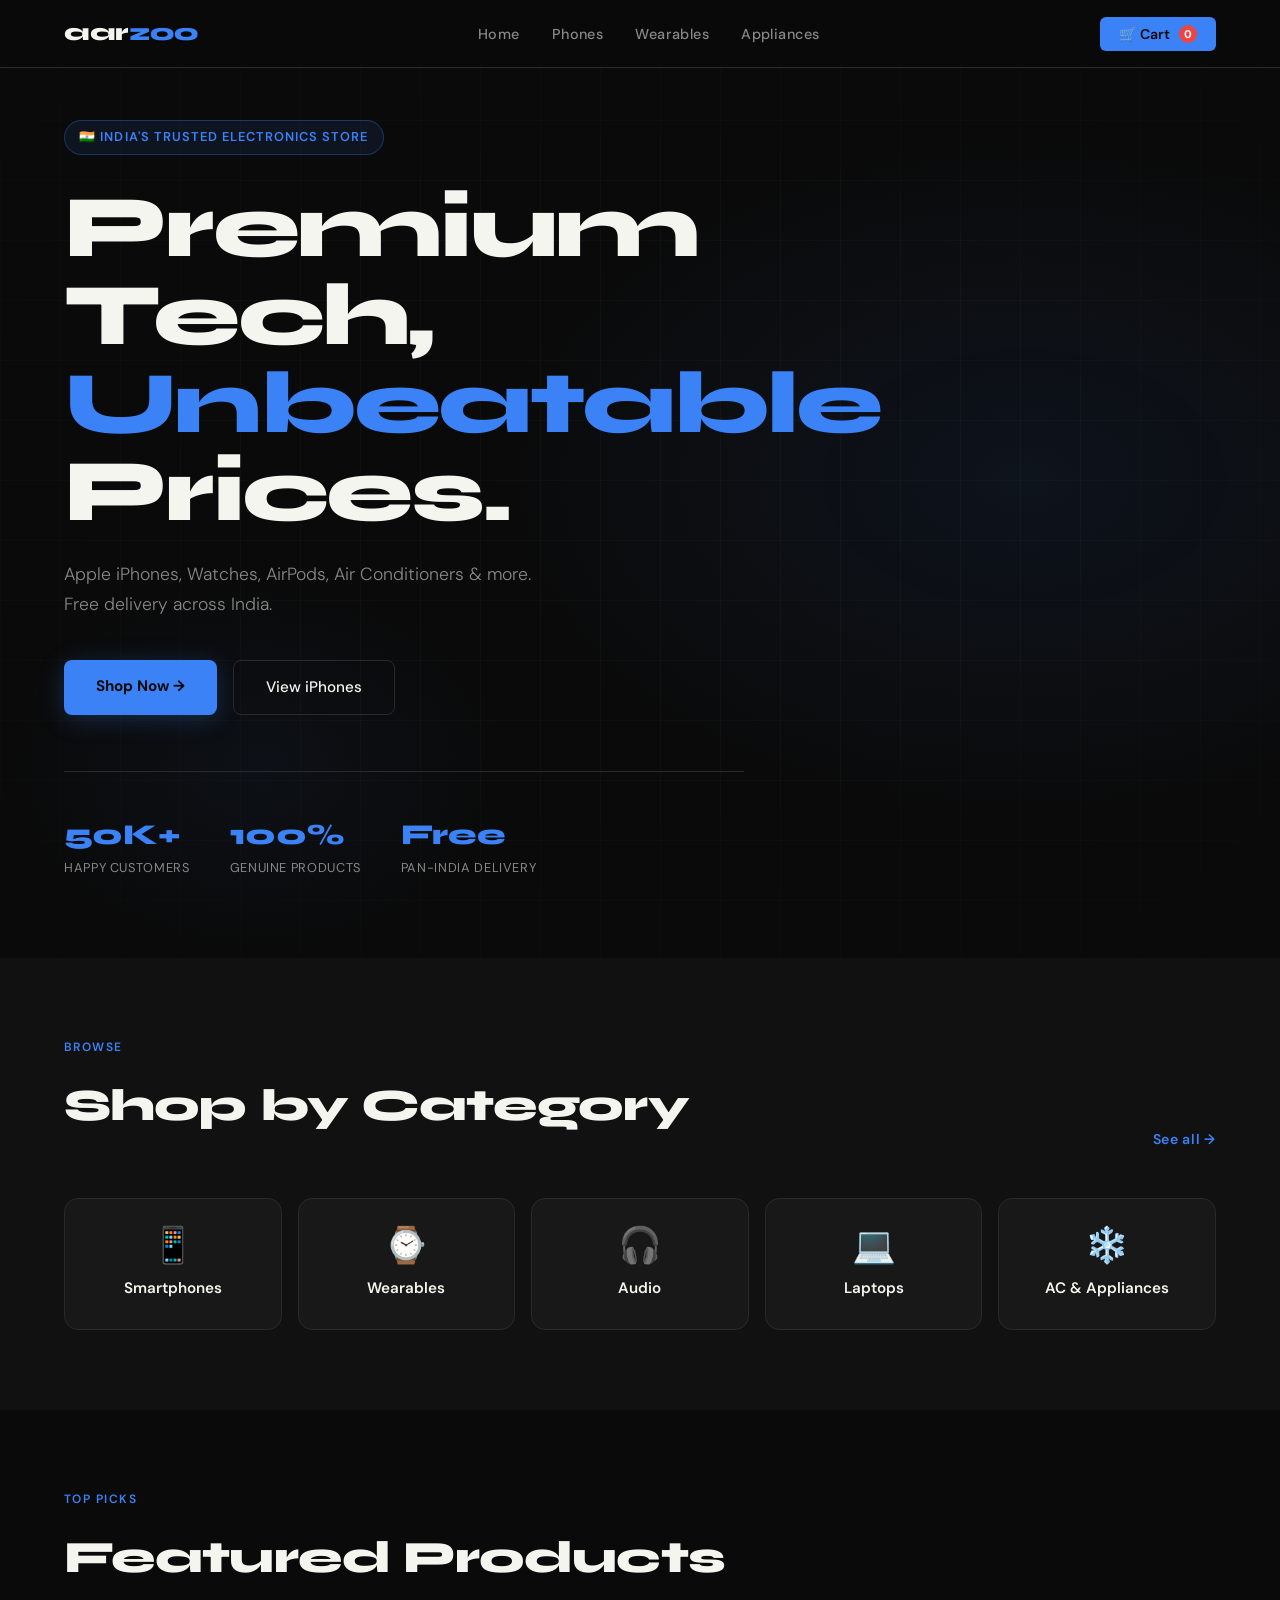
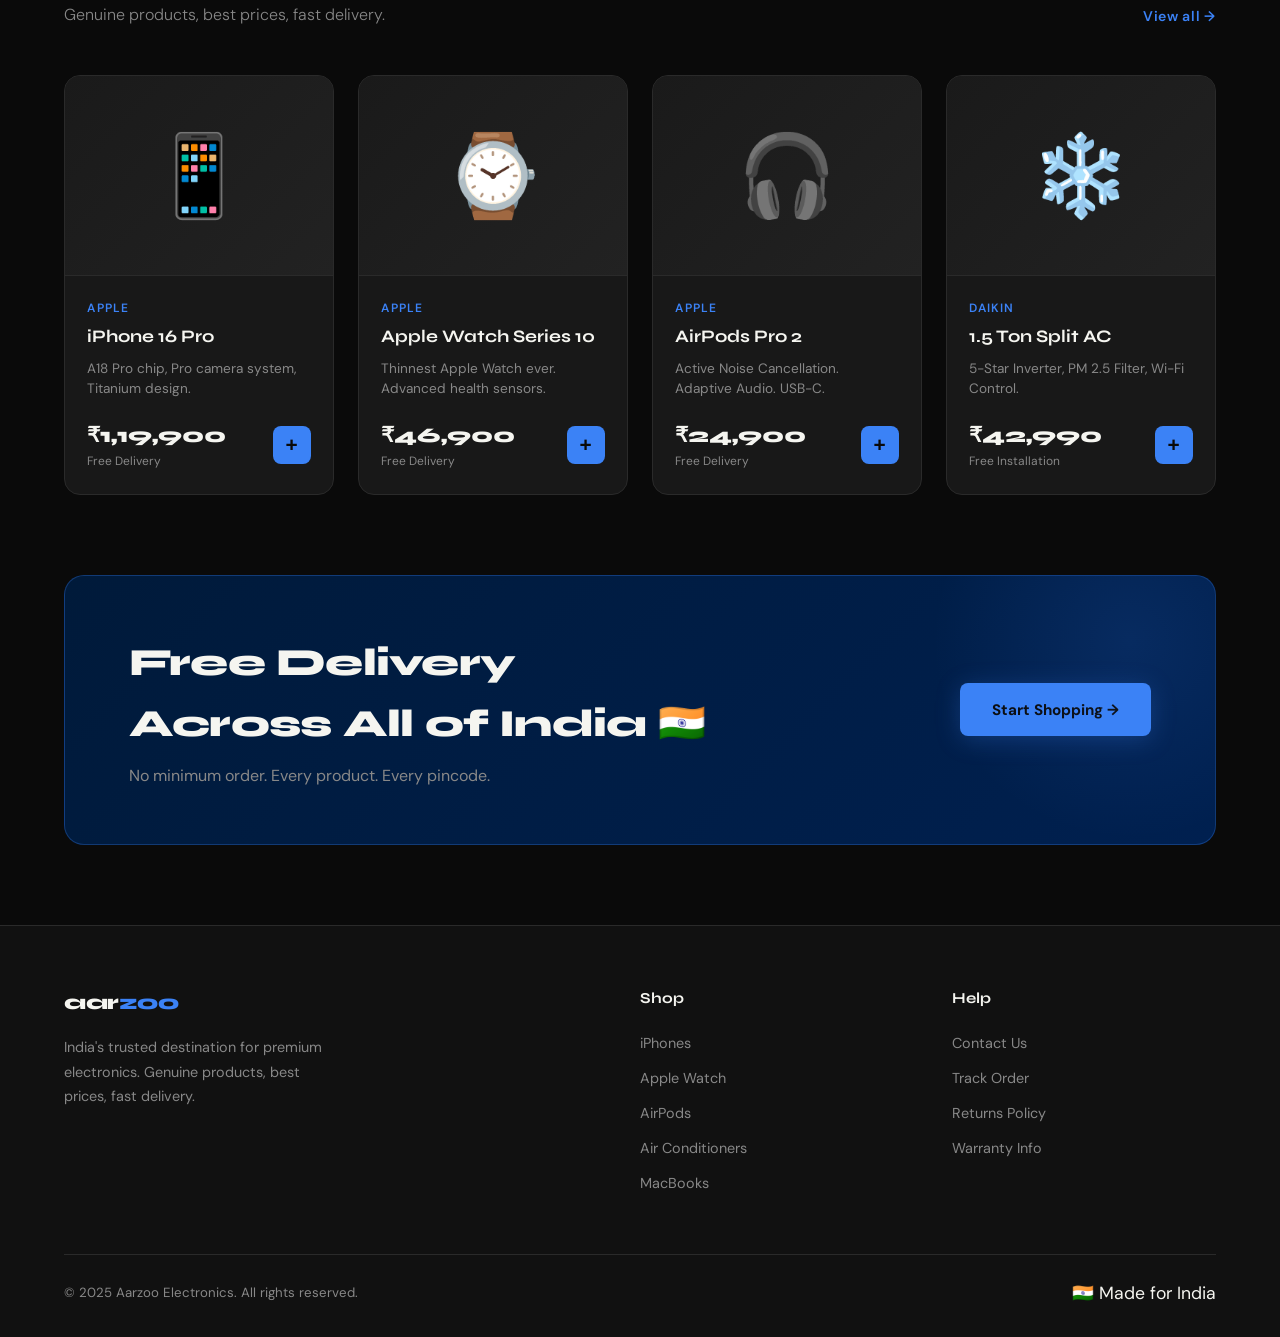
<file: index.html>
<!DOCTYPE html>
<html lang="en">
<head>
  <meta charset="UTF-8" />
  <meta name="viewport" content="width=device-width, initial-scale=1.0"/>
  <title>Aarzoo Electronics</title>
  <link href="https://fonts.googleapis.com/css2?family=Syne:wght@400;600;700;800&family=DM+Sans:ital,wght@0,300;0,400;0,500;1,300&display=swap" rel="stylesheet"/>

  <style>
    *, *::before, *::after { margin: 0; padding: 0; box-sizing: border-box; }

    :root {
      --black: #0a0a0a;
      --dark: #111111;
      --card: #181818;
      --border: #2a2a2a;
      --gold: #3b82f6;
      --gold-light: #60a5fa;
      --white: #f5f5f0;
      --muted: #888;
      --font-display: 'Syne', sans-serif;
      --font-body: 'DM Sans', sans-serif;
    }

    html { scroll-behavior: smooth; }

    body {
      background: var(--black);
      color: var(--white);
      font-family: var(--font-body);
      font-size: 16px;
      line-height: 1.6;
      overflow-x: hidden;
    }

    /* NAV */
    nav {
      position: fixed;
      top: 0; left: 0; right: 0;
      z-index: 100;
      background: rgba(10,10,10,0.85);
      backdrop-filter: blur(16px);
      border-bottom: 1px solid var(--border);
      padding: 0 5%;
      display: flex;
      align-items: center;
      justify-content: space-between;
      height: 68px;
    }

    .logo {
      font-family: var(--font-display);
      font-weight: 800;
      font-size: 1.5rem;
      letter-spacing: -0.02em;
      color: var(--white);
      text-decoration: none;
    }
    .logo span { color: var(--gold); }

    .nav-links {
      display: flex;
      gap: 2rem;
      list-style: none;
    }
    .nav-links a {
      color: var(--muted);
      text-decoration: none;
      font-size: 0.9rem;
      font-weight: 500;
      letter-spacing: 0.03em;
      transition: color 0.2s;
    }
    .nav-links a:hover { color: var(--white); }

    .nav-right {
      display: flex;
      align-items: center;
      gap: 1.2rem;
    }

    .cart-btn {
      background: var(--gold);
      color: var(--black);
      border: none;
      padding: 0.5rem 1.2rem;
      border-radius: 6px;
      font-family: var(--font-body);
      font-weight: 600;
      font-size: 0.88rem;
      cursor: pointer;
      text-decoration: none;
      transition: background 0.2s, transform 0.15s;
      display: flex;
      align-items: center;
      gap: 0.4rem;
      position: relative;
    }
    .cart-btn:hover { background: var(--gold-light); transform: translateY(-1px); }

    .cart-badge {
      background: #ef4444;
      color: #fff;
      font-size: 0.7rem;
      font-weight: 700;
      width: 18px; height: 18px;
      border-radius: 50%;
      display: flex !important;
      align-items: center;
      justify-content: center;
      margin-left: 2px;
    }

    /* HERO */
    .hero {
      min-height: 100vh;
      display: flex;
      align-items: center;
      padding: 120px 5% 80px;
      position: relative;
      overflow: hidden;
    }

    .hero-bg {
      position: absolute;
      inset: 0;
      background:
        radial-gradient(ellipse 70% 60% at 80% 50%, rgba(59,130,246,0.08) 0%, transparent 60%),
        radial-gradient(ellipse 40% 40% at 20% 80%, rgba(59,130,246,0.05) 0%, transparent 50%);
    }

    .hero-grid {
      position: absolute;
      inset: 0;
      background-image:
        linear-gradient(rgba(255,255,255,0.025) 1px, transparent 1px),
        linear-gradient(90deg, rgba(255,255,255,0.025) 1px, transparent 1px);
      background-size: 60px 60px;
      mask-image: radial-gradient(ellipse 80% 80% at 50% 50%, black 40%, transparent 100%);
    }

    .hero-content {
      position: relative;
      max-width: 680px;
    }

    .hero-badge {
      display: inline-flex;
      align-items: center;
      gap: 0.5rem;
      background: rgba(59,130,246,0.1);
      border: 1px solid rgba(59,130,246,0.3);
      color: var(--gold);
      font-size: 0.8rem;
      font-weight: 600;
      letter-spacing: 0.08em;
      text-transform: uppercase;
      padding: 0.4rem 0.9rem;
      border-radius: 100px;
      margin-bottom: 1.8rem;
    }

    .hero h1 {
      font-family: var(--font-display);
      font-size: clamp(3rem, 7vw, 5.5rem);
      font-weight: 800;
      line-height: 1.0;
      letter-spacing: -0.03em;
      margin-bottom: 1.5rem;
    }
    .hero h1 .accent { color: var(--gold); }

    .hero p {
      color: var(--muted);
      font-size: 1.1rem;
      font-weight: 300;
      max-width: 480px;
      margin-bottom: 2.5rem;
      line-height: 1.7;
    }

    .hero-btns {
      display: flex;
      gap: 1rem;
      flex-wrap: wrap;
    }

    .btn-primary {
      background: var(--gold);
      color: var(--black);
      padding: 0.9rem 2rem;
      border-radius: 8px;
      font-weight: 700;
      font-size: 0.95rem;
      text-decoration: none;
      transition: background 0.2s, transform 0.15s, box-shadow 0.2s;
      box-shadow: 0 4px 24px rgba(59,130,246,0.25);
    }
    .btn-primary:hover {
      background: var(--gold-light);
      transform: translateY(-2px);
      box-shadow: 0 8px 32px rgba(59,130,246,0.35);
    }

    .btn-secondary {
      background: transparent;
      color: var(--white);
      padding: 0.9rem 2rem;
      border-radius: 8px;
      font-weight: 500;
      font-size: 0.95rem;
      text-decoration: none;
      border: 1px solid var(--border);
      transition: border-color 0.2s, background 0.2s, transform 0.15s;
    }
    .btn-secondary:hover {
      border-color: var(--gold);
      background: rgba(59,130,246,0.05);
      transform: translateY(-2px);
    }

    .hero-stats {
      display: flex;
      gap: 2.5rem;
      margin-top: 3.5rem;
      padding-top: 2.5rem;
      border-top: 1px solid var(--border);
    }
    .stat-num {
      font-family: var(--font-display);
      font-size: 1.8rem;
      font-weight: 800;
      color: var(--gold);
    }
    .stat-label {
      font-size: 0.8rem;
      color: var(--muted);
      letter-spacing: 0.05em;
      text-transform: uppercase;
    }

    /* SECTIONS */
    section { padding: 80px 5%; }

    .section-tag {
      font-size: 0.75rem;
      font-weight: 600;
      letter-spacing: 0.12em;
      text-transform: uppercase;
      color: var(--gold);
      margin-bottom: 0.8rem;
    }

    .section-title {
      font-family: var(--font-display);
      font-size: clamp(1.8rem, 3.5vw, 2.8rem);
      font-weight: 800;
      letter-spacing: -0.02em;
      margin-bottom: 0.5rem;
    }

    .section-sub {
      color: var(--muted);
      font-size: 1rem;
      font-weight: 300;
    }

    .section-header {
      display: flex;
      align-items: flex-end;
      justify-content: space-between;
      margin-bottom: 3rem;
      flex-wrap: wrap;
      gap: 1rem;
    }

    .see-all {
      color: var(--gold);
      text-decoration: none;
      font-size: 0.88rem;
      font-weight: 600;
      letter-spacing: 0.05em;
      display: flex;
      align-items: center;
      gap: 0.3rem;
      transition: gap 0.2s;
    }
    .see-all:hover { gap: 0.6rem; }

    /* CATEGORIES */
    .categories { background: var(--dark); }

    .categories-grid {
      display: grid;
      grid-template-columns: repeat(auto-fit, minmax(160px, 1fr));
      gap: 1rem;
    }

    .cat-card {
      background: var(--card);
      border: 1px solid var(--border);
      border-radius: 14px;
      padding: 1.8rem 1.2rem;
      text-align: center;
      text-decoration: none;
      transition: border-color 0.2s, transform 0.2s, background 0.2s;
      display: flex;
      flex-direction: column;
      align-items: center;
      gap: 0.8rem;
    }
    .cat-card:hover {
      border-color: var(--gold);
      transform: translateY(-4px);
      background: #1e1e1e;
    }

    .cat-icon { font-size: 2.2rem; line-height: 1; }
    .cat-name { color: var(--white); font-weight: 600; font-size: 0.95rem; }

    /* PRODUCTS */
    .products-grid {
      display: grid;
      grid-template-columns: repeat(auto-fit, minmax(260px, 1fr));
      gap: 1.5rem;
    }

    .product-card {
      background: var(--card);
      border: 1px solid var(--border);
      border-radius: 16px;
      overflow: hidden;
      transition: transform 0.25s, border-color 0.25s, box-shadow 0.25s;
      cursor: pointer;
    }
    .product-card:hover {
      transform: translateY(-6px);
      border-color: rgba(59,130,246,0.4);
      box-shadow: 0 20px 60px rgba(0,0,0,0.5);
    }

    .product-img {
      width: 100%;
      height: 200px;
      display: flex;
      align-items: center;
      justify-content: center;
      font-size: 5rem;
      background: linear-gradient(135deg, #1a1a1a, #222);
      border-bottom: 1px solid var(--border);
    }

    .product-info { padding: 1.4rem; }

    .product-brand {
      font-size: 0.75rem;
      font-weight: 600;
      letter-spacing: 0.1em;
      text-transform: uppercase;
      color: var(--gold);
      margin-bottom: 0.3rem;
    }

    .product-name {
      font-family: var(--font-display);
      font-size: 1.1rem;
      font-weight: 700;
      margin-bottom: 0.5rem;
      color: var(--white);
    }

    .product-desc {
      color: var(--muted);
      font-size: 0.85rem;
      margin-bottom: 1.2rem;
      line-height: 1.5;
    }

    .product-bottom {
      display: flex;
      align-items: center;
      justify-content: space-between;
    }

    .product-price {
      font-family: var(--font-display);
      font-size: 1.3rem;
      font-weight: 800;
      color: var(--white);
    }
    .product-price span {
      font-size: 0.75rem;
      font-weight: 400;
      color: var(--muted);
      display: block;
      font-family: var(--font-body);
    }

    .add-btn {
      background: var(--gold);
      color: var(--black);
      border: none;
      width: 38px; height: 38px;
      border-radius: 8px;
      font-size: 1.3rem;
      cursor: pointer;
      transition: background 0.2s, transform 0.15s;
      display: flex;
      align-items: center;
      justify-content: center;
      font-weight: 700;
    }
    .add-btn:hover { background: var(--gold-light); transform: scale(1.08); }

    /* PROMO BANNER */
    .promo-banner {
      background: linear-gradient(135deg, #001a3a, #002050);
      border: 1px solid rgba(59,130,246,0.3);
      border-radius: 20px;
      padding: 3.5rem 4rem;
      display: flex;
      align-items: center;
      justify-content: space-between;
      gap: 2rem;
      flex-wrap: wrap;
      position: relative;
      overflow: hidden;
    }
    .promo-banner::before {
      content: '';
      position: absolute;
      top: -50%; right: -10%;
      width: 400px; height: 400px;
      background: radial-gradient(circle, rgba(59,130,246,0.12), transparent 70%);
      pointer-events: none;
    }
    .promo-text h2 {
      font-family: var(--font-display);
      font-size: clamp(1.6rem, 3vw, 2.4rem);
      font-weight: 800;
      letter-spacing: -0.02em;
      margin-bottom: 0.5rem;
    }
    .promo-text p { color: var(--muted); font-size: 1rem; }

    /* FOOTER */
    footer {
      background: var(--dark);
      border-top: 1px solid var(--border);
      padding: 60px 5% 30px;
    }

    .footer-grid {
      display: grid;
      grid-template-columns: 2fr 1fr 1fr;
      gap: 3rem;
      margin-bottom: 3rem;
    }

    .footer-brand .logo { font-size: 1.3rem; display: inline-block; margin-bottom: 1rem; }
    .footer-brand p { color: var(--muted); font-size: 0.9rem; line-height: 1.7; max-width: 280px; }

    .footer-col h4 {
      font-family: var(--font-display);
      font-weight: 700;
      font-size: 0.95rem;
      margin-bottom: 1.2rem;
      color: var(--white);
    }
    .footer-col ul { list-style: none; }
    .footer-col ul li { margin-bottom: 0.6rem; }
    .footer-col ul li a {
      color: var(--muted);
      text-decoration: none;
      font-size: 0.9rem;
      transition: color 0.2s;
    }
    .footer-col ul li a:hover { color: var(--gold); }

    .footer-bottom {
      border-top: 1px solid var(--border);
      padding-top: 1.5rem;
      display: flex;
      justify-content: space-between;
      align-items: center;
      flex-wrap: wrap;
      gap: 1rem;
    }
    .footer-bottom p { color: var(--muted); font-size: 0.83rem; }
    .footer-flag { font-size: 1.1rem; }

    /* CART OVERLAY */
    .cart-overlay {
      position: fixed; inset: 0;
      background: rgba(0,0,0,0.6);
      z-index: 200;
      opacity: 0; pointer-events: none;
      transition: opacity 0.3s;
    }
    .cart-overlay.open { opacity: 1; pointer-events: all; }

    /* CART SIDEBAR */
    .cart-sidebar {
      position: fixed;
      top: 0; right: 0;
      width: 420px; max-width: 100vw;
      height: 100vh;
      background: #141414;
      border-left: 1px solid var(--border);
      z-index: 300;
      display: flex; flex-direction: column;
      transform: translateX(100%);
      transition: transform 0.35s cubic-bezier(0.4,0,0.2,1);
    }
    .cart-sidebar.open { transform: translateX(0); }

    .cart-header {
      display: flex; align-items: center; justify-content: space-between;
      padding: 1.5rem 1.8rem;
      border-bottom: 1px solid var(--border);
    }
    .cart-title {
      font-family: var(--font-display);
      font-size: 1.3rem; font-weight: 800;
    }
    .cart-close {
      background: var(--card); border: 1px solid var(--border);
      color: var(--white); width: 34px; height: 34px;
      border-radius: 8px; cursor: pointer; font-size: 1rem;
      transition: background 0.2s;
    }
    .cart-close:hover { background: #2a2a2a; }

    .cart-items {
      flex: 1; overflow-y: auto; padding: 1.2rem 1.8rem;
    }
    .cart-items::-webkit-scrollbar { width: 4px; }
    .cart-items::-webkit-scrollbar-thumb { background: var(--border); border-radius: 4px; }

    .cart-empty {
      display: flex; flex-direction: column;
      align-items: center; justify-content: center;
      height: 100%; gap: 0.6rem; color: var(--muted);
      text-align: center; padding: 3rem 0;
    }
    .cart-empty p { font-size: 1rem; font-weight: 600; color: var(--white); }
    .cart-empty span { font-size: 0.85rem; }

    .cart-item {
      display: flex; align-items: center; gap: 1rem;
      background: var(--card); border: 1px solid var(--border);
      border-radius: 12px; padding: 1rem;
      margin-bottom: 0.8rem;
      animation: fadeUp 0.25s ease both;
    }
    .cart-item-icon {
      font-size: 2.2rem; width: 52px; height: 52px;
      background: #222; border-radius: 10px;
      display: flex; align-items: center; justify-content: center;
      flex-shrink: 0;
    }
    .cart-item-info { flex: 1; min-width: 0; }
    .cart-item-name {
      font-family: var(--font-display);
      font-size: 0.92rem; font-weight: 700;
      white-space: nowrap; overflow: hidden; text-overflow: ellipsis;
    }
    .cart-item-price {
      color: var(--gold); font-size: 0.85rem; font-weight: 600; margin-top: 2px;
    }
    .cart-item-controls {
      display: flex; align-items: center; gap: 0.5rem; margin-top: 0.5rem;
    }
    .qty-btn {
      background: #2a2a2a; border: 1px solid var(--border);
      color: var(--white); width: 26px; height: 26px;
      border-radius: 6px; cursor: pointer; font-size: 1rem;
      display: flex; align-items: center; justify-content: center;
      transition: background 0.15s;
    }
    .qty-btn:hover { background: var(--gold); color: var(--black); }
    .qty-num {
      font-size: 0.9rem; font-weight: 700; min-width: 20px; text-align: center;
    }
    .remove-btn {
      background: none; border: none; color: #ef4444;
      cursor: pointer; font-size: 1rem; padding: 4px;
      border-radius: 6px; transition: background 0.15s;
      margin-left: 0.3rem;
    }
    .remove-btn:hover { background: rgba(239,68,68,0.1); }

    .cart-footer {
      padding: 1.5rem 1.8rem;
      border-top: 1px solid var(--border);
    }
    .cart-total-row {
      display: flex; justify-content: space-between; align-items: center;
      margin-bottom: 1.2rem;
      font-size: 1rem; font-weight: 600;
    }
    .cart-total-price {
      font-family: var(--font-display);
      font-size: 1.5rem; font-weight: 800; color: var(--gold);
    }
    .checkout-btn {
      width: 100%; background: var(--gold); color: var(--black);
      border: none; padding: 1rem; border-radius: 10px;
      font-family: var(--font-body); font-weight: 700; font-size: 1rem;
      cursor: pointer; transition: background 0.2s, transform 0.15s;
    }
    .checkout-btn:hover { background: var(--gold-light); transform: translateY(-1px); }

    /* TOAST */
    .toast {
      position: fixed; bottom: 2rem; left: 50%;
      transform: translateX(-50%) translateY(80px);
      background: #1e1e1e; border: 1px solid var(--gold);
      color: var(--white); padding: 0.75rem 1.4rem;
      border-radius: 100px; font-size: 0.9rem; font-weight: 500;
      z-index: 500; opacity: 0;
      transition: transform 0.3s ease, opacity 0.3s ease;
      white-space: nowrap;
    }
    .toast.show { transform: translateX(-50%) translateY(0); opacity: 1; }

    /* RESPONSIVE */
    @media (max-width: 768px) {
      nav { padding: 0 4%; }
      .nav-links { display: none; }
      .hero { padding: 100px 4% 60px; }
      .hero-stats { gap: 1.5rem; flex-wrap: wrap; }
      section { padding: 60px 4%; }
      .footer-grid { grid-template-columns: 1fr; gap: 2rem; }
      .promo-banner { padding: 2.5rem 2rem; }
      .section-header { flex-direction: column; align-items: flex-start; }
    }

    /* ANIMATIONS */
    @keyframes fadeUp {
      from { opacity: 0; transform: translateY(28px); }
      to   { opacity: 1; transform: translateY(0); }
    }
    .hero-badge  { animation: fadeUp 0.5s ease both; }
    .hero h1     { animation: fadeUp 0.55s 0.1s ease both; }
    .hero p      { animation: fadeUp 0.55s 0.2s ease both; }
    .hero-btns   { animation: fadeUp 0.55s 0.3s ease both; }
    .hero-stats  { animation: fadeUp 0.55s 0.4s ease both; }
  </style>
</head>
<body>

  <!-- NAV -->
  <nav>
    <a href="#" class="logo">aar<span>zoo</span></a>
    <ul class="nav-links">
      <li><a href="#">Home</a></li>
      <li><a href="#">Phones</a></li>
      <li><a href="#">Wearables</a></li>
      <li><a href="#">Appliances</a></li>
    </ul>
    <div class="nav-right">
      <button class="cart-btn" onclick="toggleCart()">
        🛒 Cart
        <span class="cart-badge" id="cartBadge" style="display:none;">0</span>
      </button>
    </div>
  </nav>

  <!-- CART OVERLAY -->
  <div class="cart-overlay" id="cartOverlay" onclick="toggleCart()"></div>

  <!-- CART SIDEBAR -->
  <div class="cart-sidebar" id="cartSidebar">
    <div class="cart-header">
      <h2 class="cart-title">Your Cart</h2>
      <button class="cart-close" onclick="toggleCart()">✕</button>
    </div>
    <div class="cart-items" id="cartItems">
      <div class="cart-empty" id="cartEmpty">
        <div style="font-size:3rem;">🛒</div>
        <p>Your cart is empty</p>
        <span>Add some products to get started!</span>
      </div>
    </div>
    <div class="cart-footer" id="cartFooter" style="display:none;">
      <div class="cart-total-row">
        <span>Total</span>
        <span class="cart-total-price" id="cartTotal">₹0</span>
      </div>
      <button class="checkout-btn" onclick="window.location.href='checkout.html'">Proceed to checkout→</button>
    </div>
  </div>

  <!-- HERO -->
  <section class="hero">
    <div class="hero-bg"></div>
    <div class="hero-grid"></div>
    <div class="hero-content">
      <div class="hero-badge">🇮🇳 India's Trusted Electronics Store</div>
      <h1>Premium Tech,<br><span class="accent">Unbeatable</span><br>Prices.</h1>
      <p>Apple iPhones, Watches, AirPods, Air Conditioners & more. Free delivery across India.</p>
      <div class="hero-btns">
        <a href="#products" class="btn-primary">Shop Now →</a>
        <a href="#" class="btn-secondary">View iPhones</a>
      </div>
      <div class="hero-stats">
        <div>
          <div class="stat-num">50K+</div>
          <div class="stat-label">Happy Customers</div>
        </div>
        <div>
          <div class="stat-num">100%</div>
          <div class="stat-label">Genuine Products</div>
        </div>
        <div>
          <div class="stat-num">Free</div>
          <div class="stat-label">Pan-India Delivery</div>
        </div>
      </div>
    </div>
  </section>

  <!-- CATEGORIES -->
  <section class="categories">
    <div class="section-header">
      <div>
        <div class="section-tag">Browse</div>
        <h2 class="section-title">Shop by Category</h2>
      </div>
      <a href="#" class="see-all">See all →</a>
    </div>
    <div class="categories-grid">
      <a href="#" class="cat-card"><div class="cat-icon">📱</div><div class="cat-name">Smartphones</div></a>
      <a href="#" class="cat-card"><div class="cat-icon">⌚</div><div class="cat-name">Wearables</div></a>
      <a href="#" class="cat-card"><div class="cat-icon">🎧</div><div class="cat-name">Audio</div></a>
      <a href="#" class="cat-card"><div class="cat-icon">💻</div><div class="cat-name">Laptops</div></a>
      <a href="#" class="cat-card"><div class="cat-icon">❄️</div><div class="cat-name">AC & Appliances</div></a>
    </div>
  </section>

  <!-- PRODUCTS -->
  <section id="products">
    <div class="section-header">
      <div>
        <div class="section-tag">Top Picks</div>
        <h2 class="section-title">Featured Products</h2>
        <p class="section-sub">Genuine products, best prices, fast delivery.</p>
      </div>
      <a href="#" class="see-all">View all →</a>
    </div>
    <div class="products-grid">

      <div class="product-card">
        <div class="product-img">📱</div>
        <div class="product-info">
          <div class="product-brand">Apple</div>
          <div class="product-name">iPhone 16 Pro</div>
          <div class="product-desc">A18 Pro chip, Pro camera system, Titanium design.</div>
          <div class="product-bottom">
            <div class="product-price">₹1,19,900 <span>Free Delivery</span></div>
            <button class="add-btn" onclick="addToCart(this)"
              data-name="iPhone 16 Pro"
              data-price="119900"
              data-icon="📱">+</button>
          </div>
        </div>
      </div>

      <div class="product-card">
        <div class="product-img">⌚</div>
        <div class="product-info">
          <div class="product-brand">Apple</div>
          <div class="product-name">Apple Watch Series 10</div>
          <div class="product-desc">Thinnest Apple Watch ever. Advanced health sensors.</div>
          <div class="product-bottom">
            <div class="product-price">₹46,900 <span>Free Delivery</span></div>
            <button class="add-btn" onclick="addToCart(this)"
              data-name="Apple Watch Series 10"
              data-price="46900"
              data-icon="⌚">+</button>
          </div>
        </div>
      </div>

      <div class="product-card">
        <div class="product-img">🎧</div>
        <div class="product-info">
          <div class="product-brand">Apple</div>
          <div class="product-name">AirPods Pro 2</div>
          <div class="product-desc">Active Noise Cancellation. Adaptive Audio. USB-C.</div>
          <div class="product-bottom">
            <div class="product-price">₹24,900 <span>Free Delivery</span></div>
            <button class="add-btn" onclick="addToCart(this)"
              data-name="AirPods Pro 2"
              data-price="24900"
              data-icon="🎧">+</button>
          </div>
        </div>
      </div>

      <div class="product-card">
        <div class="product-img">❄️</div>
        <div class="product-info">
          <div class="product-brand">Daikin</div>
          <div class="product-name">1.5 Ton Split AC</div>
          <div class="product-desc">5-Star Inverter, PM 2.5 Filter, Wi-Fi Control.</div>
          <div class="product-bottom">
            <div class="product-price">₹42,990 <span>Free Installation</span></div>
            <button class="add-btn" onclick="addToCart(this)"
              data-name="1.5 Ton Split AC"
              data-price="42990"
              data-icon="❄️">+</button>
          </div>
        </div>
      </div>

    </div>
  </section>

  <!-- PROMO BANNER -->
  <section style="padding: 0 5% 80px;">
    <div class="promo-banner">
      <div class="promo-text">
        <h2>Free Delivery<br>Across All of India 🇮🇳</h2>
        <p>No minimum order. Every product. Every pincode.</p>
      </div>
      <a href="#" class="btn-primary">Start Shopping →</a>
    </div>
  </section>

  <!-- FOOTER -->
  <footer>
    <div class="footer-grid">
      <div class="footer-brand">
        <a href="#" class="logo">aar<span>zoo</span></a>
        <p>India's trusted destination for premium electronics. Genuine products, best prices, fast delivery.</p>
      </div>
      <div class="footer-col">
        <h4>Shop</h4>
        <ul>
          <li><a href="#">iPhones</a></li>
          <li><a href="#">Apple Watch</a></li>
          <li><a href="#">AirPods</a></li>
          <li><a href="#">Air Conditioners</a></li>
          <li><a href="#">MacBooks</a></li>
        </ul>
      </div>
      <div class="footer-col">
        <h4>Help</h4>
        <ul>
          <li><a href="#">Contact Us</a></li>
          <li><a href="#">Track Order</a></li>
          <li><a href="#">Returns Policy</a></li>
          <li><a href="#">Warranty Info</a></li>
        </ul>
      </div>
    </div>
    <div class="footer-bottom">
      <p>© 2025 Aarzoo Electronics. All rights reserved.</p>
      <span class="footer-flag">🇮🇳 Made for India</span>
    </div>
  </footer>

  <!-- TOAST -->
  <div class="toast" id="toast"></div>

  <script>
    let cart = [];

    function toggleCart() {
      const sidebar = document.getElementById('cartSidebar');
      const overlay = document.getElementById('cartOverlay');
      sidebar.classList.toggle('open');
      overlay.classList.toggle('open');
    }

    function addToCart(btn) {
      const name  = btn.dataset.name;
      const price = parseInt(btn.dataset.price);
      const icon  = btn.dataset.icon;

      const existing = cart.find(i => i.name === name);
      if (existing) {
        existing.qty++;
      } else {
        cart.push({ name, price, icon, qty: 1 });
      }

      updateCartUI();
      showToast('✅ ' + name + ' added to cart!');

      btn.textContent = '✓';
      btn.style.background = '#22c55e';
      setTimeout(() => { btn.textContent = '+'; btn.style.background = ''; }, 1000);
    }

    function changeQty(name, delta) {
      const item = cart.find(i => i.name === name);
      if (!item) return;
      item.qty += delta;
      if (item.qty <= 0) cart = cart.filter(i => i.name !== name);
      updateCartUI();
    }

    function removeItem(name) {
      cart = cart.filter(i => i.name !== name);
      updateCartUI();
    }

    function updateCartUI() {
      const badge    = document.getElementById('cartBadge');
      const itemsDiv = document.getElementById('cartItems');
      const emptyDiv = document.getElementById('cartEmpty');
      const footer   = document.getElementById('cartFooter');
      const totalEl  = document.getElementById('cartTotal');

      const totalQty = cart.reduce((s, i) => s + i.qty, 0);
      const totalAmt = cart.reduce((s, i) => s + i.price * i.qty, 0);

      if (totalQty > 0) {
        badge.style.display = 'flex';
        badge.textContent = totalQty;
      } else {
        badge.style.display = 'none';
      }

      if (cart.length === 0) {
        emptyDiv.style.display = 'flex';
        footer.style.display = 'none';
        document.querySelectorAll('.cart-item').forEach(el => el.remove());
        return;
      }

      emptyDiv.style.display = 'none';
      footer.style.display = 'block';
      totalEl.textContent = '₹' + totalAmt.toLocaleString('en-IN');

      document.querySelectorAll('.cart-item').forEach(el => el.remove());
      cart.forEach(item => {
        const div = document.createElement('div');
        div.className = 'cart-item';
        div.innerHTML = `
          <div class="cart-item-icon">${item.icon}</div>
          <div class="cart-item-info">
            <div class="cart-item-name">${item.name}</div>
            <div class="cart-item-price">₹${item.price.toLocaleString('en-IN')}</div>
            <div class="cart-item-controls">
              <button class="qty-btn" onclick="changeQty('${item.name}', -1)">−</button>
              <span class="qty-num">${item.qty}</span>
              <button class="qty-btn" onclick="changeQty('${item.name}', 1)">+</button>
              <button class="remove-btn" onclick="removeItem('${item.name}')">🗑</button>
            </div>
          </div>
        `;
        itemsDiv.appendChild(div);
      });
    }

    function showToast(msg) {
      const toast = document.getElementById('toast');
      toast.textContent = msg;
      toast.classList.add('show');
      setTimeout(() => toast.classList.remove('show'), 2500);
    }
  </script>

</body>
</html>
</file>
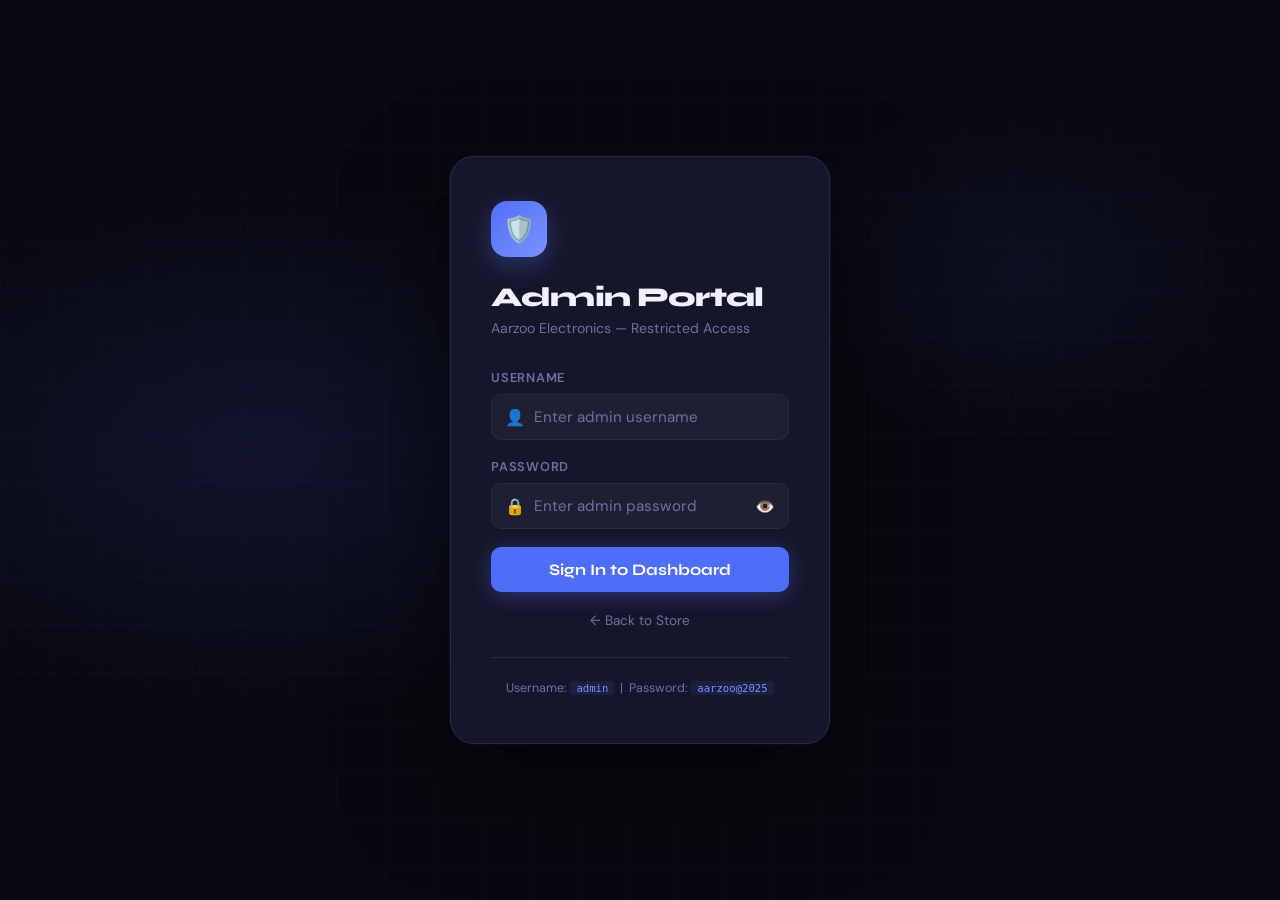
<file: admin-login.html>
<!DOCTYPE html>
<html lang="en">
<head>
  <meta charset="UTF-8" />
  <meta name="viewport" content="width=device-width, initial-scale=1.0"/>
  <title>Admin Login — Aarzoo Electronics</title>
  <link href="https://fonts.googleapis.com/css2?family=Syne:wght@400;600;700;800&family=DM+Sans:wght@300;400;500;600&display=swap" rel="stylesheet"/>
  <style>
    :root {
      --black: #080810;
      --dark: #0f0f1a;
      --card: #16162a;
      --border: #2a2a45;
      --blue: #4f6ef7;
      --blue-light: #7b93ff;
      --red: #ef4444;
      --white: #f0f0ff;
      --muted: #7070a0;
    }
    *, *::before, *::after { margin: 0; padding: 0; box-sizing: border-box; }
    html, body { height: 100%; }
    body {
      font-family: 'DM Sans', sans-serif;
      background: var(--black);
      color: var(--white);
      display: flex;
      align-items: center;
      justify-content: center;
      min-height: 100vh;
      overflow: hidden;
    }
    .bg {
      position: fixed; inset: 0; z-index: 0;
      background:
        radial-gradient(ellipse 60% 50% at 20% 50%, rgba(79,110,247,0.12) 0%, transparent 60%),
        radial-gradient(ellipse 40% 40% at 80% 30%, rgba(79,110,247,0.07) 0%, transparent 50%),
        var(--black);
    }
    .bg-grid {
      position: fixed; inset: 0; z-index: 0;
      background-image:
        linear-gradient(rgba(79,110,247,0.04) 1px, transparent 1px),
        linear-gradient(90deg, rgba(79,110,247,0.04) 1px, transparent 1px);
      background-size: 48px 48px;
    }
    .login-wrap {
      position: relative; z-index: 10;
      width: 100%; max-width: 420px;
      padding: 20px;
    }
    .login-card {
      background: var(--card);
      border: 1px solid var(--border);
      border-radius: 24px;
      padding: 44px 40px;
      box-shadow: 0 40px 100px rgba(0,0,0,0.6), 0 0 0 1px rgba(79,110,247,0.1);
      animation: fadeUp 0.5s ease both;
    }
    @keyframes fadeUp {
      from { opacity: 0; transform: translateY(24px); }
      to   { opacity: 1; transform: translateY(0); }
    }
    .login-icon {
      width: 56px; height: 56px;
      background: linear-gradient(135deg, var(--blue), var(--blue-light));
      border-radius: 16px;
      display: flex; align-items: center; justify-content: center;
      font-size: 26px;
      margin-bottom: 24px;
      box-shadow: 0 8px 24px rgba(79,110,247,0.35);
    }
    .login-title {
      font-family: 'Syne', sans-serif;
      font-size: 1.7rem; font-weight: 800;
      letter-spacing: -0.03em;
      margin-bottom: 6px;
    }
    .login-sub { color: var(--muted); font-size: 0.88rem; margin-bottom: 32px; }
    .form-group { margin-bottom: 18px; }
    .form-group label {
      display: block;
      font-size: 0.8rem; font-weight: 600;
      letter-spacing: 0.06em; text-transform: uppercase;
      color: var(--muted); margin-bottom: 8px;
    }
    .input-wrap { position: relative; }
    .input-wrap .icon {
      position: absolute; left: 14px; top: 50%; transform: translateY(-50%);
      font-size: 1rem; pointer-events: none;
    }
    .form-group input {
      width: 100%;
      background: rgba(255,255,255,0.04);
      border: 1px solid var(--border);
      border-radius: 10px;
      padding: 12px 14px 12px 42px;
      color: var(--white);
      font-family: 'DM Sans', sans-serif;
      font-size: 0.95rem;
      outline: none;
      transition: border-color 0.2s, background 0.2s;
    }
    .form-group input:focus {
      border-color: var(--blue);
      background: rgba(79,110,247,0.06);
    }
    .form-group input::placeholder { color: var(--muted); }
    .toggle-pw {
      position: absolute; right: 14px; top: 50%; transform: translateY(-50%);
      background: none; border: none; color: var(--muted);
      cursor: pointer; font-size: 1rem; padding: 0;
      transition: color 0.2s;
    }
    .toggle-pw:hover { color: var(--white); }
    .error-msg {
      background: rgba(239,68,68,0.1);
      border: 1px solid rgba(239,68,68,0.3);
      color: #fca5a5;
      border-radius: 8px;
      padding: 10px 14px;
      font-size: 0.85rem;
      margin-bottom: 18px;
      display: none;
      animation: fadeUp 0.2s ease both;
    }
    .error-msg.show { display: block; }
    .login-btn {
      width: 100%;
      background: var(--blue);
      color: white;
      border: none;
      border-radius: 10px;
      padding: 13px;
      font-family: 'Syne', sans-serif;
      font-weight: 700; font-size: 1rem;
      cursor: pointer;
      transition: background 0.2s, transform 0.15s, box-shadow 0.2s;
      box-shadow: 0 4px 20px rgba(79,110,247,0.35);
      margin-top: 4px;
      display: flex; align-items: center; justify-content: center; gap: 8px;
    }
    .login-btn:hover { background: var(--blue-light); transform: translateY(-1px); box-shadow: 0 8px 28px rgba(79,110,247,0.45); }
    .login-btn.loading { opacity: 0.7; pointer-events: none; }
    .back-link {
      display: block; text-align: center; margin-top: 20px;
      color: var(--muted); font-size: 0.85rem; text-decoration: none;
      transition: color 0.2s;
    }
    .back-link:hover { color: var(--white); }
    .credentials-hint {
      margin-top: 28px; padding-top: 20px;
      border-top: 1px solid var(--border);
      font-size: 0.78rem; color: var(--muted); text-align: center; line-height: 1.7;
    }
    .credentials-hint code {
      background: rgba(79,110,247,0.1);
      color: var(--blue-light);
      padding: 1px 6px; border-radius: 4px;
      font-family: monospace; font-size: 0.85em;
    }
  </style>
</head>
<body>
  <div class="bg"></div>
  <div class="bg-grid"></div>
  <div class="login-wrap">
    <div class="login-card">
      <div class="login-icon">🛡️</div>
      <div class="login-title">Admin Portal</div>
      <div class="login-sub">Aarzoo Electronics — Restricted Access</div>
      <div class="error-msg" id="errorMsg">⚠️ Invalid username or password. Try again.</div>
      <div class="form-group">
        <label>Username</label>
        <div class="input-wrap">
          <span class="icon">👤</span>
          <input type="text" id="username" placeholder="Enter admin username" autocomplete="username" />
        </div>
      </div>
      <div class="form-group">
        <label>Password</label>
        <div class="input-wrap">
          <span class="icon">🔒</span>
          <input type="password" id="password" placeholder="Enter admin password" autocomplete="current-password" />
          <button class="toggle-pw" onclick="togglePw()" type="button" id="toggleBtn">👁️</button>
        </div>
      </div>
      <button class="login-btn" onclick="doLogin()" id="loginBtn">
        <span id="btnText">Sign In to Dashboard</span>
      </button>
      <a href="index.html" class="back-link">← Back to Store</a>
      <div class="credentials-hint">
        Username: <code>admin</code> &nbsp;|&nbsp; Password: <code>aarzoo@2025</code>
      </div>
    </div>
  </div>
  <script>
    const ADMIN_USER = 'admin';
    const ADMIN_PASS = 'aarzoo@2025';
    const SESSION_KEY = 'aarzoo-admin-auth';

    if (sessionStorage.getItem(SESSION_KEY) === 'true') {
      window.location.href = 'admin.html';
    }

    function togglePw() {
      const inp = document.getElementById('password');
      const btn = document.getElementById('toggleBtn');
      if (inp.type === 'password') { inp.type = 'text'; btn.textContent = '🙈'; }
      else { inp.type = 'password'; btn.textContent = '👁️'; }
    }

    function doLogin() {
      const u = document.getElementById('username').value.trim();
      const p = document.getElementById('password').value;
      const btn = document.getElementById('loginBtn');
      const err = document.getElementById('errorMsg');
      err.classList.remove('show');
      btn.classList.add('loading');
      document.getElementById('btnText').textContent = 'Signing in…';
      setTimeout(() => {
        if (u === ADMIN_USER && p === ADMIN_PASS) {
          sessionStorage.setItem(SESSION_KEY, 'true');
          sessionStorage.setItem('aarzoo-admin-user', u);
          window.location.href = 'admin.html';
        } else {
          btn.classList.remove('loading');
          document.getElementById('btnText').textContent = 'Sign In to Dashboard';
          err.classList.add('show');
          document.getElementById('password').value = '';
        }
      }, 800);
    }

    document.addEventListener('keydown', e => { if (e.key === 'Enter') doLogin(); });
  </script>
</body>
</html>
</file>
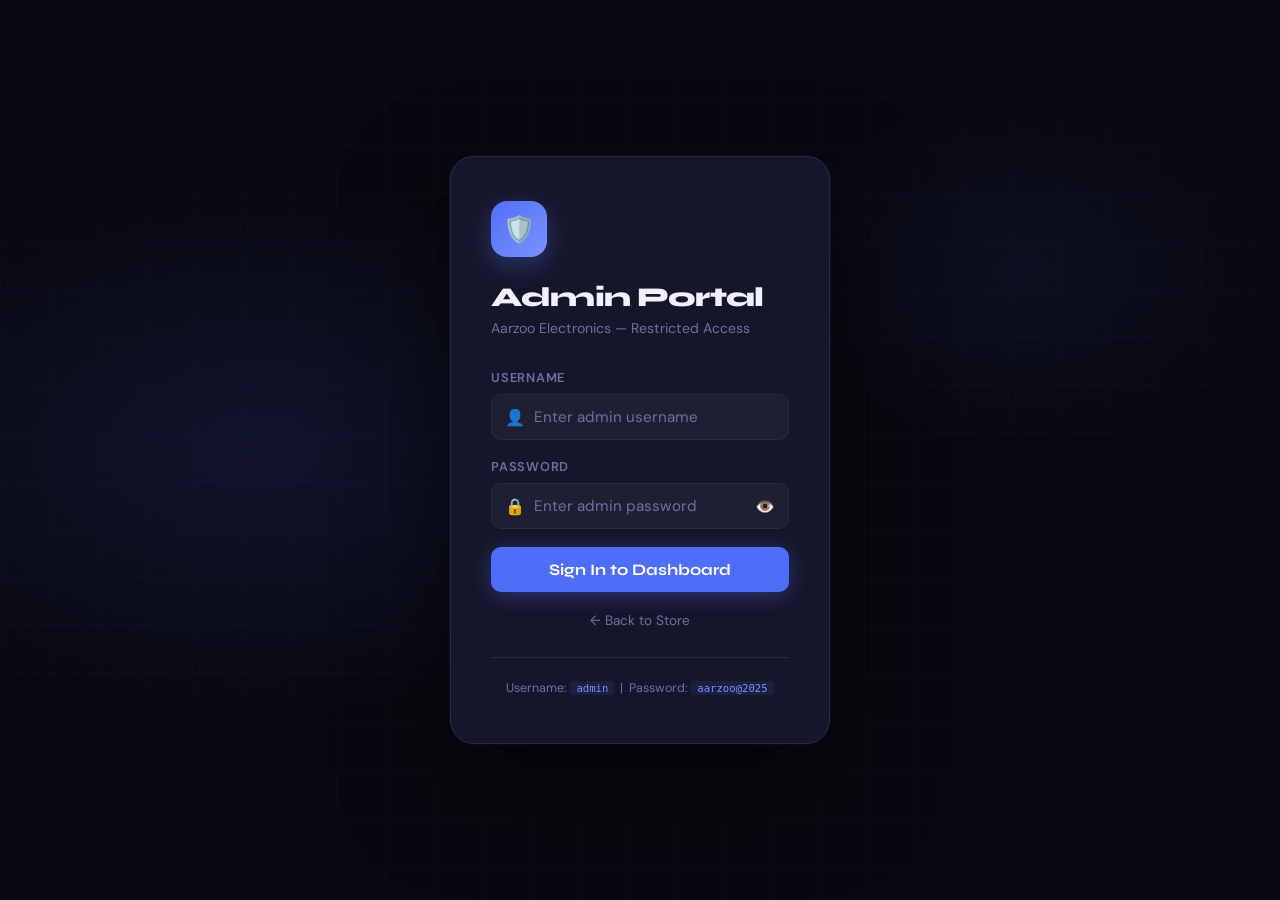
<file: admin.html>
<!DOCTYPE html>
<html lang="en">
<head>
  <meta charset="UTF-8" />
  <meta name="viewport" content="width=device-width, initial-scale=1.0"/>
  <title>Admin Dashboard — Aarzoo Electronics</title>
  <link href="https://fonts.googleapis.com/css2?family=Syne:wght@400;600;700;800&family=DM+Sans:wght@300;400;500;600&display=swap" rel="stylesheet"/>
  <style>
    :root {
      --black: #080810;
      --dark: #0f0f1a;
      --card: #13131f;
      --card2: #16162a;
      --border: #22223a;
      --blue: #4f6ef7;
      --blue-light: #7b93ff;
      --green: #22c55e;
      --red: #ef4444;
      --orange: #f97316;
      --yellow: #eab308;
      --white: #f0f0ff;
      --muted: #6060a0;
      --sidebar-w: 240px;
    }
    *, *::before, *::after { margin: 0; padding: 0; box-sizing: border-box; }
    html { scroll-behavior: smooth; }
    body {
      font-family: 'DM Sans', sans-serif;
      background: var(--black);
      color: var(--white);
      min-height: 100vh;
      display: flex;
    }

    /* SIDEBAR */
    .sidebar {
      width: var(--sidebar-w);
      background: var(--dark);
      border-right: 1px solid var(--border);
      display: flex; flex-direction: column;
      position: fixed; top: 0; left: 0; bottom: 0;
      z-index: 50; transition: transform 0.3s;
    }
    .sidebar-logo { padding: 24px 20px 20px; border-bottom: 1px solid var(--border); }
    .sidebar-logo .logo {
      font-family: 'Syne', sans-serif;
      font-size: 1.4rem; font-weight: 800;
      letter-spacing: -0.03em; color: var(--white); text-decoration: none;
    }
    .sidebar-logo .logo span { color: var(--blue); }
    .sidebar-logo .badge {
      display: inline-block;
      background: rgba(79,110,247,0.15); color: var(--blue-light);
      font-size: 0.65rem; font-weight: 700;
      letter-spacing: 0.1em; text-transform: uppercase;
      padding: 2px 8px; border-radius: 999px; margin-top: 4px;
    }
    .nav-section { padding: 16px 12px 8px; }
    .nav-label {
      font-size: 0.65rem; font-weight: 700;
      letter-spacing: 0.12em; text-transform: uppercase;
      color: var(--muted); padding: 0 8px; margin-bottom: 6px;
    }
    .nav-item {
      display: flex; align-items: center; gap: 10px;
      padding: 10px 12px; border-radius: 10px;
      cursor: pointer; color: var(--muted);
      font-size: 0.9rem; font-weight: 500;
      transition: all 0.15s; margin-bottom: 2px;
      border: none; background: none; width: 100%; text-align: left;
      font-family: 'DM Sans', sans-serif;
    }
    .nav-item:hover { background: rgba(255,255,255,0.04); color: var(--white); }
    .nav-item.active { background: rgba(79,110,247,0.15); color: var(--blue-light); }
    .nav-item .icon { font-size: 1.1rem; width: 22px; text-align: center; }
    .nav-item .count {
      margin-left: auto; background: var(--blue);
      color: white; font-size: 0.7rem; font-weight: 700;
      padding: 1px 7px; border-radius: 999px;
    }
    .sidebar-footer { margin-top: auto; padding: 16px 12px; border-top: 1px solid var(--border); }
    .admin-info {
      display: flex; align-items: center; gap: 10px;
      padding: 10px 12px; border-radius: 10px;
      background: rgba(255,255,255,0.03); margin-bottom: 8px;
    }
    .admin-avatar {
      width: 34px; height: 34px; border-radius: 10px;
      background: linear-gradient(135deg, var(--blue), var(--blue-light));
      display: flex; align-items: center; justify-content: center;
      font-size: 1rem; flex-shrink: 0;
    }
    .admin-name { font-size: 0.85rem; font-weight: 600; }
    .admin-role { font-size: 0.72rem; color: var(--muted); }
    .logout-btn {
      width: 100%; background: rgba(239,68,68,0.1); border: 1px solid rgba(239,68,68,0.2);
      color: #fca5a5; border-radius: 8px; padding: 8px;
      font-family: 'DM Sans', sans-serif; font-size: 0.85rem; font-weight: 600;
      cursor: pointer; transition: all 0.2s;
    }
    .logout-btn:hover { background: rgba(239,68,68,0.2); }

    /* MAIN */
    .main { margin-left: var(--sidebar-w); flex: 1; display: flex; flex-direction: column; min-height: 100vh; }

    /* TOPBAR */
    .topbar {
      background: var(--dark); border-bottom: 1px solid var(--border);
      padding: 0 32px; height: 64px;
      display: flex; align-items: center; justify-content: space-between;
      position: sticky; top: 0; z-index: 40;
    }
    .topbar-title { font-family: 'Syne', sans-serif; font-size: 1.1rem; font-weight: 700; letter-spacing: -0.02em; }
    .topbar-right { display: flex; align-items: center; gap: 12px; }
    .topbar-btn {
      background: rgba(255,255,255,0.05); border: 1px solid var(--border);
      color: var(--muted); border-radius: 8px; padding: 7px 14px;
      font-family: 'DM Sans', sans-serif; font-size: 0.83rem; font-weight: 500;
      cursor: pointer; transition: all 0.2s; display: flex; align-items: center; gap: 6px;
    }
    .topbar-btn:hover { color: var(--white); background: rgba(255,255,255,0.08); }
    .live-dot {
      width: 8px; height: 8px; border-radius: 50%; background: var(--green);
      box-shadow: 0 0 0 2px rgba(34,197,94,0.3);
      animation: pulse 2s ease-in-out infinite;
    }
    @keyframes pulse {
      0%,100% { box-shadow: 0 0 0 2px rgba(34,197,94,0.3); }
      50% { box-shadow: 0 0 0 5px rgba(34,197,94,0.1); }
    }

    /* PAGES */
    .page { display: none; padding: 32px; }
    .page.active { display: block; }

    /* STATS */
    .stats-grid { display: grid; grid-template-columns: repeat(4,1fr); gap: 16px; margin-bottom: 28px; }
    .stat-card {
      background: var(--card); border: 1px solid var(--border);
      border-radius: 16px; padding: 22px;
      transition: border-color 0.2s, transform 0.2s;
    }
    .stat-card:hover { border-color: rgba(79,110,247,0.3); transform: translateY(-2px); }
    .stat-top { display: flex; align-items: center; justify-content: space-between; margin-bottom: 14px; }
    .stat-icon { width: 40px; height: 40px; border-radius: 10px; display: flex; align-items: center; justify-content: center; font-size: 1.2rem; }
    .stat-icon.blue { background: rgba(79,110,247,0.15); }
    .stat-icon.green { background: rgba(34,197,94,0.15); }
    .stat-icon.orange { background: rgba(249,115,22,0.15); }
    .stat-icon.yellow { background: rgba(234,179,8,0.15); }
    .stat-icon.red { background: rgba(239,68,68,0.15); }
    .stat-badge { font-size: 0.72rem; font-weight: 700; padding: 3px 8px; border-radius: 999px; display: flex; align-items: center; gap: 3px; }
    .stat-badge.up { background: rgba(34,197,94,0.1); color: var(--green); }
    .stat-badge.dn { background: rgba(239,68,68,0.1); color: var(--red); }
    .stat-val { font-family: 'Syne', sans-serif; font-size: 1.9rem; font-weight: 800; letter-spacing: -0.03em; margin-bottom: 4px; }
    .stat-label { font-size: 0.82rem; color: var(--muted); }

    /* SECTION HEADERS */
    .section-header { display: flex; align-items: center; justify-content: space-between; margin-bottom: 18px; }
    .section-title { font-family: 'Syne', sans-serif; font-size: 1.05rem; font-weight: 700; letter-spacing: -0.02em; }
    .section-action {
      background: rgba(79,110,247,0.12); border: 1px solid rgba(79,110,247,0.25);
      color: var(--blue-light); border-radius: 8px; padding: 6px 14px;
      font-family: 'DM Sans', sans-serif; font-size: 0.82rem; font-weight: 600;
      cursor: pointer; transition: all 0.2s;
    }
    .section-action:hover { background: rgba(79,110,247,0.2); }

    /* TABLE */
    .table-wrap { background: var(--card); border: 1px solid var(--border); border-radius: 16px; overflow: hidden; }
    table { width: 100%; border-collapse: collapse; }
    thead tr { border-bottom: 1px solid var(--border); }
    thead th { padding: 14px 18px; text-align: left; font-size: 0.72rem; font-weight: 700; letter-spacing: 0.1em; text-transform: uppercase; color: var(--muted); }
    tbody tr { border-bottom: 1px solid rgba(255,255,255,0.03); transition: background 0.15s; }
    tbody tr:last-child { border-bottom: none; }
    tbody tr:hover { background: rgba(255,255,255,0.025); }
    tbody td { padding: 14px 18px; font-size: 0.88rem; }
    .td-muted { color: var(--muted); font-size: 0.82rem; }

    /* STATUS BADGES */
    .status { display: inline-flex; align-items: center; gap: 5px; padding: 3px 10px; border-radius: 999px; font-size: 0.75rem; font-weight: 700; }
    .status::before { content: ''; width: 5px; height: 5px; border-radius: 50%; }
    .status-confirmed { background: rgba(34,197,94,0.1); color: #86efac; }
    .status-confirmed::before { background: var(--green); }
    .status-processing { background: rgba(79,110,247,0.1); color: #a5b4fc; }
    .status-processing::before { background: var(--blue); }
    .status-shipped { background: rgba(249,115,22,0.1); color: #fdba74; }
    .status-shipped::before { background: var(--orange); }
    .status-delivered { background: rgba(34,197,94,0.15); color: #4ade80; }
    .status-delivered::before { background: #4ade80; }
    .status-cancelled { background: rgba(239,68,68,0.1); color: #fca5a5; }
    .status-cancelled::before { background: var(--red); }
    .status-instock { background: rgba(34,197,94,0.1); color: #86efac; }
    .status-instock::before { background: var(--green); }
    .status-lowstock { background: rgba(234,179,8,0.1); color: #fde047; }
    .status-lowstock::before { background: var(--yellow); }
    .status-outofstock { background: rgba(239,68,68,0.1); color: #fca5a5; }
    .status-outofstock::before { background: var(--red); }

    /* ACTION BUTTONS */
    .act-btn {
      background: rgba(255,255,255,0.05); border: 1px solid var(--border);
      color: var(--muted); border-radius: 6px; padding: 5px 11px;
      font-family: 'DM Sans', sans-serif; font-size: 0.78rem; font-weight: 500;
      cursor: pointer; transition: all 0.15s; margin-right: 4px;
    }
    .act-btn:hover { color: var(--white); background: rgba(255,255,255,0.08); }
    .act-btn.danger:hover { color: #fca5a5; background: rgba(239,68,68,0.1); border-color: rgba(239,68,68,0.2); }
    .act-btn.success:hover { color: #86efac; background: rgba(34,197,94,0.1); border-color: rgba(34,197,94,0.2); }

    /* GRIDS */
    .grid2 { display: grid; grid-template-columns: 1fr 1fr; gap: 20px; margin-top: 24px; }
    .grid3 { display: grid; grid-template-columns: 2fr 1fr; gap: 20px; margin-top: 24px; }

    /* PRODUCT CELL */
    .prod-img { width: 38px; height: 38px; border-radius: 8px; background: #1a1a2e; display: flex; align-items: center; justify-content: center; font-size: 1.4rem; flex-shrink: 0; }
    .prod-cell { display: flex; align-items: center; gap: 12px; }

    /* BAR CHART */
    .bar-chart { padding: 20px; }
    .bar-row { display: flex; align-items: center; gap: 12px; margin-bottom: 14px; }
    .bar-label { font-size: 0.82rem; color: var(--muted); width: 110px; flex-shrink: 0; text-transform: capitalize; }
    .bar-track { flex: 1; height: 8px; background: rgba(255,255,255,0.05); border-radius: 999px; overflow: hidden; }
    .bar-fill { height: 100%; border-radius: 999px; background: linear-gradient(90deg, var(--blue), var(--blue-light)); transition: width 0.8s ease; }
    .bar-val { font-size: 0.82rem; font-weight: 700; color: var(--white); width: 70px; text-align: right; flex-shrink: 0; }

    /* TOP PRODUCTS */
    .top-prod-item { display: flex; align-items: center; gap: 14px; padding: 14px 20px; border-bottom: 1px solid rgba(255,255,255,0.03); }
    .top-prod-item:last-child { border-bottom: none; }
    .top-rank { font-family: 'Syne', sans-serif; font-size: 0.85rem; font-weight: 800; color: var(--muted); width: 20px; text-align: center; flex-shrink: 0; }
    .top-info { flex: 1; min-width: 0; }
    .top-name { font-size: 0.88rem; font-weight: 600; margin-bottom: 2px; white-space: nowrap; overflow: hidden; text-overflow: ellipsis; }
    .top-cat { font-size: 0.75rem; color: var(--muted); }
    .top-revenue { font-family: 'Syne', sans-serif; font-size: 0.95rem; font-weight: 700; color: var(--blue-light); flex-shrink: 0; }

    /* ORDER MINI */
    .order-mini { padding: 14px 20px; border-bottom: 1px solid rgba(255,255,255,0.03); display: flex; align-items: center; gap: 14px; }
    .order-mini:last-child { border-bottom: none; }
    .order-mini-id { font-family: 'Syne', sans-serif; font-size: 0.82rem; font-weight: 700; color: var(--blue-light); flex-shrink: 0; }

    /* MODAL */
    .modal-overlay {
      position: fixed; inset: 0; background: rgba(0,0,0,0.7);
      z-index: 200; display: flex; align-items: center; justify-content: center;
      opacity: 0; pointer-events: none; transition: opacity 0.2s; padding: 20px;
    }
    .modal-overlay.open { opacity: 1; pointer-events: all; }
    .modal {
      background: var(--card2); border: 1px solid var(--border);
      border-radius: 20px; padding: 32px; width: 100%; max-width: 480px;
      transform: scale(0.95); transition: transform 0.2s;
      max-height: 90vh; overflow-y: auto;
    }
    .modal-overlay.open .modal { transform: scale(1); }
    .modal h3 { font-family: 'Syne', sans-serif; font-size: 1.1rem; font-weight: 800; margin-bottom: 6px; }
    .modal p { color: var(--muted); font-size: 0.85rem; margin-bottom: 24px; }
    .modal-label { font-size: 0.78rem; font-weight: 700; letter-spacing: 0.08em; text-transform: uppercase; color: var(--muted); margin-bottom: 6px; display: block; }
    .modal-input {
      width: 100%; background: rgba(255,255,255,0.04); border: 1px solid var(--border);
      border-radius: 8px; padding: 10px 14px; color: var(--white);
      font-family: 'DM Sans', sans-serif; font-size: 0.9rem; outline: none;
      margin-bottom: 14px; transition: border-color 0.2s;
    }
    .modal-input:focus { border-color: var(--blue); }
    .modal-row { display: grid; grid-template-columns: 1fr 1fr; gap: 12px; }
    .modal-footer { display: flex; gap: 10px; margin-top: 24px; }
    .modal-btn { flex: 1; padding: 11px; border-radius: 8px; font-family: 'DM Sans', sans-serif; font-size: 0.9rem; font-weight: 600; cursor: pointer; transition: all 0.2s; border: none; }
    .modal-btn.primary { background: var(--blue); color: white; }
    .modal-btn.primary:hover { background: var(--blue-light); }
    .modal-btn.cancel { background: rgba(255,255,255,0.06); color: var(--muted); }
    .modal-btn.cancel:hover { color: var(--white); }

    /* TOAST */
    #adminToast {
      position: fixed; bottom: 24px; right: 24px;
      background: var(--card2); border: 1px solid var(--border);
      color: var(--white); padding: 12px 20px; border-radius: 10px;
      font-size: 0.88rem; z-index: 999; opacity: 0;
      transform: translateY(8px); transition: opacity 0.3s, transform 0.3s; pointer-events: none;
    }
    #adminToast.show { opacity: 1; transform: translateY(0); }

    /* SEARCH */
    .search-bar { display: flex; gap: 12px; margin-bottom: 20px; align-items: center; }
    .search-input {
      flex: 1; background: var(--card); border: 1px solid var(--border);
      border-radius: 10px; padding: 10px 16px; color: var(--white);
      font-family: 'DM Sans', sans-serif; font-size: 0.9rem; outline: none; transition: border-color 0.2s;
    }
    .search-input:focus { border-color: var(--blue); }
    .search-input::placeholder { color: var(--muted); }
    .add-new-btn {
      background: var(--blue); color: white; border: none; border-radius: 10px; padding: 10px 20px;
      font-family: 'DM Sans', sans-serif; font-size: 0.9rem; font-weight: 600;
      cursor: pointer; transition: background 0.2s; white-space: nowrap; display: flex; align-items: center; gap: 6px;
    }
    .add-new-btn:hover { background: var(--blue-light); }

    /* SETTINGS */
    .settings-card { background: var(--card); border: 1px solid var(--border); border-radius: 16px; padding: 28px; margin-bottom: 20px; }
    .settings-card h3 { font-family: 'Syne', sans-serif; font-size: 1rem; font-weight: 700; margin-bottom: 4px; }
    .settings-card .desc { color: var(--muted); font-size: 0.85rem; margin-bottom: 20px; }
    .setting-row { display: flex; align-items: center; justify-content: space-between; padding: 14px 0; border-bottom: 1px solid rgba(255,255,255,0.04); }
    .setting-row:last-child { border-bottom: none; padding-bottom: 0; }
    .setting-info h4 { font-size: 0.9rem; font-weight: 600; margin-bottom: 2px; }
    .setting-info p { font-size: 0.8rem; color: var(--muted); }
    .toggle { width: 42px; height: 24px; border-radius: 999px; background: var(--border); cursor: pointer; position: relative; transition: background 0.2s; border: none; flex-shrink: 0; }
    .toggle::after { content: ''; position: absolute; top: 3px; left: 3px; width: 18px; height: 18px; border-radius: 50%; background: white; transition: transform 0.2s; }
    .toggle.on { background: var(--blue); }
    .toggle.on::after { transform: translateX(18px); }

    @media (max-width: 1100px) {
      .stats-grid { grid-template-columns: repeat(2,1fr); }
      .grid2, .grid3 { grid-template-columns: 1fr; }
    }
    @media (max-width: 768px) {
      .sidebar { transform: translateX(-100%); }
      .sidebar.open { transform: translateX(0); }
      .main { margin-left: 0; }
      .stats-grid { grid-template-columns: 1fr 1fr; }
      .page { padding: 20px; }
      .topbar { padding: 0 16px; }
    }
  </style>
</head>
<body>

  <!-- SIDEBAR -->
  <aside class="sidebar" id="sidebar">
    <div class="sidebar-logo">
      <a href="index.html" class="logo">aar<span>zoo</span></a><br>
      <span class="badge">Admin Panel</span>
    </div>
    <div class="nav-section">
      <div class="nav-label">Main</div>
      <button class="nav-item active" onclick="showPage('dashboard',this)"><span class="icon">📊</span> Dashboard</button>
      <button class="nav-item" onclick="showPage('orders',this)"><span class="icon">📦</span> Orders <span class="count" id="orderCount">0</span></button>
      <button class="nav-item" onclick="showPage('products',this)"><span class="icon">🛍️</span> Products</button>
      <button class="nav-item" onclick="showPage('customers',this)"><span class="icon">👥</span> Customers</button>
    </div>
    <div class="nav-section">
      <div class="nav-label">Reports</div>
      <button class="nav-item" onclick="showPage('analytics',this)"><span class="icon">📈</span> Analytics</button>
      <button class="nav-item" onclick="showPage('inventory',this)"><span class="icon">🗄️</span> Inventory</button>
    </div>
    <div class="nav-section">
      <div class="nav-label">Config</div>
      <button class="nav-item" onclick="showPage('settings',this)"><span class="icon">⚙️</span> Settings</button>
    </div>
    <div class="sidebar-footer">
      <div class="admin-info">
        <div class="admin-avatar">👨‍💼</div>
        <div>
          <div class="admin-name" id="adminName">Admin</div>
          <div class="admin-role">Super Admin</div>
        </div>
      </div>
      <button class="logout-btn" onclick="logout()">🚪 Sign Out</button>
    </div>
  </aside>

  <!-- MAIN -->
  <div class="main">
    <header class="topbar">
      <div style="display:flex;align-items:center;gap:12px;">
        <button onclick="document.getElementById('sidebar').classList.toggle('open')"
          style="display:none;background:none;border:none;color:var(--white);font-size:1.3rem;cursor:pointer;" id="menuBtn">☰</button>
        <span class="topbar-title" id="topbarTitle">Dashboard</span>
      </div>
      <div class="topbar-right">
        <div class="live-dot"></div>
        <span style="font-size:0.82rem;color:var(--muted)">Live</span>
        <button class="topbar-btn" onclick="window.open('index.html','_blank')">🌐 View Store</button>
        <button class="topbar-btn" onclick="refreshData()">🔄 Refresh</button>
      </div>
    </header>

    <!-- DASHBOARD -->
    <div class="page active" id="page-dashboard">
      <div class="stats-grid">
        <div class="stat-card">
          <div class="stat-top"><div class="stat-icon blue">💰</div><div class="stat-badge up">↑ 12.4%</div></div>
          <div class="stat-val" id="stat-revenue">₹0</div>
          <div class="stat-label">Total Revenue</div>
        </div>
        <div class="stat-card">
          <div class="stat-top"><div class="stat-icon green">📦</div><div class="stat-badge up">↑ 8.1%</div></div>
          <div class="stat-val" id="stat-orders">0</div>
          <div class="stat-label">Total Orders</div>
        </div>
        <div class="stat-card">
          <div class="stat-top"><div class="stat-icon orange">👥</div><div class="stat-badge up">↑ 5.3%</div></div>
          <div class="stat-val" id="stat-customers">0</div>
          <div class="stat-label">Customers</div>
        </div>
        <div class="stat-card">
          <div class="stat-top"><div class="stat-icon yellow">📊</div><div class="stat-badge dn">↓ 2.1%</div></div>
          <div class="stat-val" id="stat-avg">₹0</div>
          <div class="stat-label">Avg. Order Value</div>
        </div>
      </div>
      <div class="grid3">
        <div>
          <div class="section-header">
            <div class="section-title">Recent Orders</div>
            <button class="section-action" onclick="showPage('orders',document.querySelectorAll('.nav-item')[1])">View All →</button>
          </div>
          <div class="table-wrap" id="dashRecentOrders"><div style="padding:40px;text-align:center;color:var(--muted);">No orders yet</div></div>
        </div>
        <div>
          <div class="section-header"><div class="section-title">Top Products</div></div>
          <div class="table-wrap" id="dashTopProducts"></div>
        </div>
      </div>
      <div style="margin-top:24px;">
        <div class="section-header"><div class="section-title">Sales by Category</div></div>
        <div class="table-wrap"><div class="bar-chart" id="categoryChart"></div></div>
      </div>
    </div>

    <!-- ORDERS -->
    <div class="page" id="page-orders">
      <div class="search-bar">
        <input class="search-input" placeholder="🔍  Search orders by ID, customer…" oninput="filterOrders(this.value)" />
        <button class="add-new-btn" onclick="exportOrders()">⬇️ Export CSV</button>
      </div>
      <div class="table-wrap">
        <table>
          <thead><tr><th>Order ID</th><th>Customer</th><th>Items</th><th>Total</th><th>Payment</th><th>Date</th><th>Status</th><th>Actions</th></tr></thead>
          <tbody id="ordersTable"><tr><td colspan="8" style="text-align:center;padding:40px;color:var(--muted);">No orders placed yet</td></tr></tbody>
        </table>
      </div>
    </div>

    <!-- PRODUCTS -->
    <div class="page" id="page-products">
      <div class="search-bar">
        <input class="search-input" placeholder="🔍  Search products…" oninput="filterProducts(this.value)" />
        <button class="add-new-btn" onclick="openAddProduct()">＋ Add Product</button>
      </div>
      <div class="table-wrap">
        <table>
          <thead><tr><th>Product</th><th>Category</th><th>Price</th><th>Stock</th><th>Badge</th><th>Rating</th><th>Actions</th></tr></thead>
          <tbody id="productsTable"></tbody>
        </table>
      </div>
    </div>

    <!-- CUSTOMERS -->
    <div class="page" id="page-customers">
      <div class="search-bar">
        <input class="search-input" placeholder="🔍  Search customers…" oninput="filterCustomers(this.value)" />
        <button class="add-new-btn" onclick="exportCustomers()">⬇️ Export CSV</button>
      </div>
      <div class="table-wrap">
        <table>
          <thead><tr><th>Customer</th><th>Phone</th><th>Address</th><th>Orders</th><th>Total Spent</th><th>Last Order</th></tr></thead>
          <tbody id="customersTable"><tr><td colspan="6" style="text-align:center;padding:40px;color:var(--muted);">No customers yet</td></tr></tbody>
        </table>
      </div>
    </div>

    <!-- ANALYTICS -->
    <div class="page" id="page-analytics">
      <div class="stats-grid">
        <div class="stat-card"><div class="stat-top"><div class="stat-icon blue">📱</div></div><div class="stat-val" id="a-smartphones">₹0</div><div class="stat-label">Smartphones Revenue</div></div>
        <div class="stat-card"><div class="stat-top"><div class="stat-icon green">⌚</div></div><div class="stat-val" id="a-wearables">₹0</div><div class="stat-label">Wearables Revenue</div></div>
        <div class="stat-card"><div class="stat-top"><div class="stat-icon orange">🎧</div></div><div class="stat-val" id="a-audio">₹0</div><div class="stat-label">Audio Revenue</div></div>
        <div class="stat-card"><div class="stat-top"><div class="stat-icon yellow">❄️</div></div><div class="stat-val" id="a-appliances">₹0</div><div class="stat-label">Appliances Revenue</div></div>
      </div>
      <div class="grid2">
        <div>
          <div class="section-header"><div class="section-title">Revenue by Category</div></div>
          <div class="table-wrap"><div class="bar-chart" id="analyticsChart"></div></div>
        </div>
        <div>
          <div class="section-header"><div class="section-title">Payment Methods</div></div>
          <div class="table-wrap"><div class="bar-chart" id="paymentChart"></div></div>
        </div>
      </div>
      <div style="margin-top:24px;">
        <div class="section-header"><div class="section-title">Order Status Breakdown</div></div>
        <div class="table-wrap"><div class="bar-chart" id="statusChart"></div></div>
      </div>
    </div>

    <!-- INVENTORY -->
    <div class="page" id="page-inventory">
      <div class="stats-grid">
        <div class="stat-card"><div class="stat-top"><div class="stat-icon green">✅</div></div><div class="stat-val" id="inv-instock">0</div><div class="stat-label">In Stock</div></div>
        <div class="stat-card"><div class="stat-top"><div class="stat-icon yellow">⚠️</div></div><div class="stat-val" id="inv-low">0</div><div class="stat-label">Low Stock (&lt;10)</div></div>
        <div class="stat-card"><div class="stat-top"><div class="stat-icon red">❌</div></div><div class="stat-val" id="inv-out">0</div><div class="stat-label">Out of Stock</div></div>
        <div class="stat-card"><div class="stat-top"><div class="stat-icon blue">📦</div></div><div class="stat-val" id="inv-total">0</div><div class="stat-label">Total SKUs</div></div>
      </div>
      <div class="section-header" style="margin-top:8px;">
        <div class="section-title">Stock Levels</div>
        <button class="add-new-btn" onclick="openAddProduct()" style="padding:8px 16px;font-size:0.85rem;">＋ Add Product</button>
      </div>
      <div class="table-wrap">
        <table>
          <thead><tr><th>Product</th><th>Category</th><th>Price</th><th>Stock Qty</th><th>Status</th><th>Actions</th></tr></thead>
          <tbody id="inventoryTable"></tbody>
        </table>
      </div>
    </div>

    <!-- SETTINGS -->
    <div class="page" id="page-settings">
      <div class="settings-card">
        <h3>Store Settings</h3>
        <div class="desc">Configure your store preferences.</div>
        <div class="setting-row">
          <div class="setting-info"><h4>Free Shipping Threshold</h4><p>Orders above this get free shipping</p></div>
          <div style="display:flex;align-items:center;gap:8px;"><span style="color:var(--muted);font-size:0.9rem;">₹</span><input class="modal-input" id="set-shipping" value="50000" style="width:100px;margin:0;text-align:right;" /></div>
        </div>
        <div class="setting-row">
          <div class="setting-info"><h4>Standard Shipping Fee</h4><p>Charged when below threshold</p></div>
          <div style="display:flex;align-items:center;gap:8px;"><span style="color:var(--muted);font-size:0.9rem;">₹</span><input class="modal-input" id="set-fee" value="199" style="width:100px;margin:0;text-align:right;" /></div>
        </div>
        <div class="setting-row">
          <div class="setting-info"><h4>Maintenance Mode</h4><p>Temporarily disable store for customers</p></div>
          <button class="toggle" id="toggle-maintenance" onclick="this.classList.toggle('on')"></button>
        </div>
        <div class="setting-row">
          <div class="setting-info"><h4>Show Out of Stock</h4><p>Display products even when out of stock</p></div>
          <button class="toggle on" id="toggle-oos" onclick="this.classList.toggle('on')"></button>
        </div>
      </div>
      <div class="settings-card">
        <h3>Admin Credentials</h3>
        <div class="desc">Change your admin login credentials.</div>
        <div class="modal-row">
          <div><label class="modal-label">New Username</label><input class="modal-input" id="new-user" placeholder="admin" /></div>
          <div><label class="modal-label">New Password</label><input class="modal-input" type="password" id="new-pass" placeholder="••••••••" /></div>
        </div>
        <button class="add-new-btn" onclick="saveSettings()" style="width:auto;">💾 Save Changes</button>
      </div>
      <div class="settings-card">
        <h3>Data Management</h3>
        <div class="desc">Manage stored orders and data.</div>
        <div class="setting-row">
          <div class="setting-info"><h4>Clear All Orders</h4><p>Permanently delete all order history</p></div>
          <button class="act-btn danger" onclick="clearOrders()">🗑️ Clear Orders</button>
        </div>
        <div class="setting-row">
          <div class="setting-info"><h4>Export All Data</h4><p>Download orders as CSV file</p></div>
          <button class="act-btn" onclick="exportOrders()">⬇️ Export CSV</button>
        </div>
      </div>
    </div>
  </div>

  <!-- PRODUCT MODAL -->
  <div class="modal-overlay" id="productModal">
    <div class="modal">
      <h3 id="modalTitle">Add Product</h3>
      <p>Fill in the product details below.</p>
      <input type="hidden" id="edit-product-id" />
      <label class="modal-label">Product Name</label>
      <input class="modal-input" id="p-name" placeholder="e.g. Apple iPhone 16 Pro" />
      <div class="modal-row">
        <div>
          <label class="modal-label">Price (₹)</label>
          <input class="modal-input" id="p-price" type="number" placeholder="119900" />
        </div>
        <div>
          <label class="modal-label">Category</label>
          <select class="modal-input" id="p-category" style="background:rgba(255,255,255,0.04);color:var(--white);">
            <option value="smartphones">Smartphones</option>
            <option value="wearables">Wearables</option>
            <option value="audio">Audio</option>
            <option value="laptops">Laptops</option>
            <option value="appliances">Appliances</option>
          </select>
        </div>
      </div>
      <div class="modal-row">
        <div>
          <label class="modal-label">Badge</label>
          <select class="modal-input" id="p-badge" style="background:rgba(255,255,255,0.04);color:var(--white);">
            <option value="">None</option>
            <option value="New">New</option>
            <option value="Sale">Sale</option>
            <option value="Hot">Hot</option>
            <option value="Popular">Popular</option>
          </select>
        </div>
        <div>
          <label class="modal-label">Stock Qty</label>
          <input class="modal-input" id="p-stock" type="number" placeholder="50" />
        </div>
      </div>
      <label class="modal-label">Description</label>
      <input class="modal-input" id="p-desc" placeholder="Short product description…" />
      <label class="modal-label">Image URL</label>
      <input class="modal-input" id="p-image" placeholder="https://…" />
      <div class="modal-footer">
        <button class="modal-btn cancel" onclick="closeModal()">Cancel</button>
        <button class="modal-btn primary" onclick="saveProduct()">Save Product</button>
      </div>
    </div>
  </div>

  <!-- ORDER MODAL -->
  <div class="modal-overlay" id="orderModal">
    <div class="modal" style="max-width:540px;">
      <h3>Order Details</h3>
      <p>Full order information below.</p>
      <div id="orderDetail"></div>
      <div class="modal-footer">
        <button class="modal-btn cancel" onclick="closeOrderModal()">Close</button>
        <button class="modal-btn primary" onclick="updateOrderStatus()">Update Status</button>
      </div>
    </div>
  </div>

  <div id="adminToast"></div>

  <script>
    /* AUTH GUARD */
    const SESSION_KEY = 'aarzoo-admin-auth';
    if (sessionStorage.getItem(SESSION_KEY) !== 'true') window.location.href = 'admin-login.html';
    document.getElementById('adminName').textContent = sessionStorage.getItem('aarzoo-admin-user') || 'Admin';

    function logout() {
      sessionStorage.removeItem(SESSION_KEY);
      sessionStorage.removeItem('aarzoo-admin-user');
      window.location.href = 'admin-login.html';
    }

    /* PRODUCT DATA */
    let adminProducts = JSON.parse(localStorage.getItem('aarzoo-admin-products') || 'null') || [
      { id:1, name:'Apple iPhone 15 Pro', price:134900, category:'smartphones', badge:'New', stock:25, rating:4.8, description:'A17 Pro chip, 48MP camera system, Titanium design, Action Button.', image:'https://store.storeimages.cdn-apple.com/4982/as-images.apple.com/is/iphone-15-pro-finish-select-202309-6-1inch-naturaltitanium?wid=400&hei=400&fmt=jpeg' },
      { id:2, name:'Apple iPhone 14', price:79900, category:'smartphones', badge:'Sale', stock:18, rating:4.6, description:'A15 Bionic chip, 12MP dual camera, Crash Detection.', image:'https://store.storeimages.cdn-apple.com/4982/as-images.apple.com/is/iphone-14-finish-select-202209-6-1inch-blue?wid=400&hei=400&fmt=jpeg' },
      { id:3, name:'Apple Watch Series 9', price:41900, category:'wearables', badge:'New', stock:30, rating:4.7, description:'S9 chip, Double Tap gesture, Always-On Retina display.', image:'https://store.storeimages.cdn-apple.com/4982/as-images.apple.com/is/MR9N3ref_VW_34FR+watch-45-alum-midnight-nc-9s_VW_34FR_WF_CO?wid=400&hei=400&fmt=jpeg' },
      { id:4, name:'Apple Watch SE', price:29900, category:'wearables', badge:null, stock:7, rating:4.5, description:'Powerful health sensors, crash detection, family setup support.', image:'https://store.storeimages.cdn-apple.com/4982/as-images.apple.com/is/MNK03ref_VW_34FR+watch-40-alum-starlight-nc-se_VW_34FR_WF_CO?wid=400&hei=400&fmt=jpeg' },
      { id:5, name:'Samsung 1.5 Ton Split AC', price:34990, category:'appliances', badge:'Hot', stock:12, rating:4.4, description:'5 Star rated, WindFree cooling, Auto Clean, Wi-Fi enabled.', image:'https://images.samsung.com/is/image/samsung/p6pim/in/ar18cy3zagmnna/gallery/in-windfree-comfort-ar18cy3zagmnna-532362873?$650_519_PNG$' },
      { id:6, name:'LG 1.5 Ton Inverter AC', price:32999, category:'appliances', badge:null, stock:0, rating:4.3, description:'4 Star rated, Dual Inverter, Auto Cleaning, Anti-bacterial filter.', image:'https://www.lg.com/in/images/air-conditioners/md07503818/gallery/medium01.jpg' },
      { id:7, name:'Apple AirPods Pro (2nd Gen)', price:24900, category:'audio', badge:'Popular', stock:45, rating:4.9, description:'Active Noise Cancellation, Adaptive Audio, H2 chip, USB-C case.', image:'https://store.storeimages.cdn-apple.com/4982/as-images.apple.com/is/MQD83?wid=400&hei=400&fmt=jpeg' },
      { id:8, name:'Apple MacBook Air M2', price:114900, category:'laptops', badge:null, stock:8, rating:4.8, description:'M2 chip, 13.6-inch Liquid Retina display, 18hr battery, fanless design.', image:'https://store.storeimages.cdn-apple.com/4982/as-images.apple.com/is/macbook-air-midnight-select-20220606?wid=400&hei=400&fmt=jpeg' }
    ];

    const catEmoji = { smartphones:'📱', wearables:'⌚', audio:'🎧', laptops:'💻', appliances:'❄️' };

    /* ORDERS */
    function getAllOrders() {
      let orders = JSON.parse(localStorage.getItem('aarzoo-orders-history') || '[]');
      const last = localStorage.getItem('aarzoo-last-order');
      if (last) { try { const o = JSON.parse(last); if (!orders.find(x => x.id === o.id)) orders.unshift(o); } catch(e){} }
      if (orders.length === 0) {
        orders = [
          { id:'AZ1700000001', date:new Date(Date.now()-86400000*2).toISOString(), paymentMethod:'upi', subtotal:134900, shipping:0, total:134900, status:'delivered', items:[{name:'Apple iPhone 15 Pro',price:134900,qty:1,image:''}], customer:{name:'Ravi Sharma',address:'123, MG Road, Hyderabad, Telangana — 500001',phone:'+91 9876543210'} },
          { id:'AZ1700000002', date:new Date(Date.now()-86400000).toISOString(), paymentMethod:'cod', subtotal:41900, shipping:0, total:41900, status:'shipped', items:[{name:'Apple Watch Series 9',price:41900,qty:1,image:''}], customer:{name:'Priya Reddy',address:'45, Banjara Hills, Hyderabad, Telangana — 500034',phone:'+91 9123456789'} },
          { id:'AZ1700000003', date:new Date(Date.now()-3600000*5).toISOString(), paymentMethod:'card', subtotal:24900, shipping:0, total:24900, status:'processing', items:[{name:'Apple AirPods Pro (2nd Gen)',price:24900,qty:1,image:''}], customer:{name:'Arjun Kumar',address:'78, Jubilee Hills, Hyderabad, Telangana — 500033',phone:'+91 9988776655'} },
          { id:'AZ1700000004', date:new Date(Date.now()-3600000).toISOString(), paymentMethod:'upi', subtotal:249800, shipping:0, total:249800, status:'confirmed', items:[{name:'Apple iPhone 15 Pro',price:134900,qty:1,image:''},{name:'Apple Watch Series 9',price:41900,qty:1,image:''},{name:'Apple AirPods Pro (2nd Gen)',price:24900,qty:1,image:''}], customer:{name:'Sneha Patel',address:'12, Film Nagar, Hyderabad, Telangana — 500045',phone:'+91 8765432109'} }
        ];
      }
      return orders;
    }

    let currentOrders = getAllOrders();
    let currentOrderId = null;
    const statusOptions = ['confirmed','processing','shipped','delivered','cancelled'];

    /* NAV */
    function showPage(id, btn) {
      document.querySelectorAll('.page').forEach(p => p.classList.remove('active'));
      document.querySelectorAll('.nav-item').forEach(b => b.classList.remove('active'));
      document.getElementById('page-' + id).classList.add('active');
      if (btn) btn.classList.add('active');
      document.getElementById('topbarTitle').textContent =
        {dashboard:'Dashboard',orders:'Orders',products:'Products',customers:'Customers',analytics:'Analytics',inventory:'Inventory',settings:'Settings'}[id];
      if (id==='dashboard') renderDashboard();
      if (id==='orders') renderOrders(currentOrders);
      if (id==='products') renderProductsTable(adminProducts);
      if (id==='customers') renderCustomers();
      if (id==='analytics') renderAnalytics();
      if (id==='inventory') renderInventory();
    }

    /* DASHBOARD */
    function renderDashboard() {
      const orders = currentOrders;
      const total = orders.reduce((s,o) => s+o.total, 0);
      const customers = [...new Set(orders.map(o => o.customer.name))].length;
      const avg = orders.length ? Math.round(total/orders.length) : 0;
      document.getElementById('stat-revenue').textContent = '₹' + total.toLocaleString('en-IN');
      document.getElementById('stat-orders').textContent = orders.length;
      document.getElementById('stat-customers').textContent = customers;
      document.getElementById('stat-avg').textContent = '₹' + avg.toLocaleString('en-IN');
      document.getElementById('orderCount').textContent = orders.length;

      const recent = orders.slice(0,5);
      document.getElementById('dashRecentOrders').innerHTML = recent.length ? recent.map(o => `
        <div class="order-mini">
          <div>
            <div class="order-mini-id">${o.id}</div>
            <div style="font-size:0.85rem;font-weight:500;">${o.customer.name}</div>
            <div style="font-size:0.75rem;color:var(--muted);">${formatDate(o.date)}</div>
          </div>
          <div style="margin-left:auto;display:flex;flex-direction:column;align-items:flex-end;gap:4px;">
            <span style="font-weight:700;font-size:0.88rem;">₹${o.total.toLocaleString('en-IN')}</span>
            <span class="status status-${o.status||'confirmed'}">${o.status||'confirmed'}</span>
          </div>
        </div>`).join('') : '<div style="padding:40px;text-align:center;color:var(--muted);">No orders yet</div>';

      const prodSales = {};
      orders.forEach(o => o.items.forEach(i => { prodSales[i.name] = (prodSales[i.name]||0) + i.price*i.qty; }));
      const top = Object.entries(prodSales).sort((a,b)=>b[1]-a[1]).slice(0,5);
      document.getElementById('dashTopProducts').innerHTML = top.length ? top.map(([name,rev],idx) => `
        <div class="top-prod-item">
          <div class="top-rank">${idx+1}</div>
          <div class="top-info">
            <div class="top-name">${name}</div>
            <div class="top-cat">${adminProducts.find(p=>p.name===name)?.category||''}</div>
          </div>
          <div class="top-revenue">₹${rev.toLocaleString('en-IN')}</div>
        </div>`).join('') : '<div style="padding:30px;text-align:center;color:var(--muted);font-size:0.85rem;">Place orders to see top products</div>';

      const cats = {smartphones:0,wearables:0,audio:0,laptops:0,appliances:0};
      orders.forEach(o => o.items.forEach(i => { const p=adminProducts.find(pr=>pr.name===i.name); if(p) cats[p.category]=(cats[p.category]||0)+i.price*i.qty; }));
      const maxCat = Math.max(...Object.values(cats),1);
      document.getElementById('categoryChart').innerHTML = Object.entries(cats).map(([cat,val]) => `
        <div class="bar-row">
          <div class="bar-label">${catEmoji[cat]} ${cat}</div>
          <div class="bar-track"><div class="bar-fill" style="width:${(val/maxCat*100).toFixed(1)}%"></div></div>
          <div class="bar-val">₹${(val/1000).toFixed(0)}K</div>
        </div>`).join('');
    }

    /* ORDERS TABLE */
    function renderOrders(orders) {
      document.getElementById('ordersTable').innerHTML = orders.length ? orders.map(o => `
        <tr>
          <td><span style="font-family:'Syne',sans-serif;font-size:0.82rem;color:var(--blue-light);">${o.id}</span></td>
          <td><div style="font-weight:600;font-size:0.88rem;">${o.customer.name}</div><div class="td-muted">${o.customer.phone}</div></td>
          <td>${o.items.length} item${o.items.length>1?'s':''}</td>
          <td style="font-family:'Syne',sans-serif;font-weight:700;">₹${o.total.toLocaleString('en-IN')}</td>
          <td>${o.paymentMethod==='cod'?'💵 COD':o.paymentMethod==='upi'?'📱 UPI':'💳 Card'}</td>
          <td class="td-muted">${formatDate(o.date)}</td>
          <td><span class="status status-${o.status||'confirmed'}">${o.status||'confirmed'}</span></td>
          <td>
            <button class="act-btn" onclick="viewOrder('${o.id}')">👁 View</button>
            <button class="act-btn success" onclick="cycleStatus('${o.id}')">🔄 Status</button>
          </td>
        </tr>`).join('')
      : '<tr><td colspan="8" style="text-align:center;padding:40px;color:var(--muted);">No orders found</td></tr>';
    }

    function filterOrders(q) {
      renderOrders(currentOrders.filter(o => o.id.toLowerCase().includes(q.toLowerCase()) || o.customer.name.toLowerCase().includes(q.toLowerCase())));
    }

    function viewOrder(id) {
      const o = currentOrders.find(x=>x.id===id); if (!o) return;
      currentOrderId = id;
      document.getElementById('orderDetail').innerHTML = `
        <div style="background:rgba(255,255,255,0.03);border-radius:10px;padding:16px;margin-bottom:16px;">
          <div style="display:grid;grid-template-columns:1fr 1fr;gap:12px;font-size:0.85rem;">
            <div><div class="td-muted">Order ID</div><div style="font-weight:700;color:var(--blue-light);">${o.id}</div></div>
            <div><div class="td-muted">Date</div><div>${formatDate(o.date)}</div></div>
            <div><div class="td-muted">Customer</div><div style="font-weight:600;">${o.customer.name}</div></div>
            <div><div class="td-muted">Phone</div><div>${o.customer.phone}</div></div>
            <div style="grid-column:1/-1;"><div class="td-muted">Address</div><div>${o.customer.address}</div></div>
            <div><div class="td-muted">Payment</div><div style="text-transform:capitalize;">${o.paymentMethod}</div></div>
            <div><div class="td-muted">Status</div><span class="status status-${o.status||'confirmed'}">${o.status||'confirmed'}</span></div>
          </div>
        </div>
        <div style="font-size:0.82rem;font-weight:700;letter-spacing:0.08em;text-transform:uppercase;color:var(--muted);margin-bottom:10px;">Items</div>
        ${o.items.map(i=>`
          <div style="display:flex;justify-content:space-between;padding:8px 0;border-bottom:1px solid rgba(255,255,255,0.04);font-size:0.88rem;">
            <span>${i.name} × ${i.qty}</span>
            <span style="font-weight:700;">₹${(i.price*i.qty).toLocaleString('en-IN')}</span>
          </div>`).join('')}
        <div style="display:flex;justify-content:space-between;padding:12px 0;font-size:0.9rem;">
          <span>Shipping</span><span>${o.shipping===0?'<span style="color:var(--green)">Free</span>':'₹'+o.shipping}</span>
        </div>
        <div style="display:flex;justify-content:space-between;font-family:'Syne',sans-serif;font-size:1.05rem;font-weight:800;border-top:1px solid var(--border);padding-top:12px;">
          <span>Total</span><span style="color:var(--blue-light);">₹${o.total.toLocaleString('en-IN')}</span>
        </div>
        <div style="margin-top:16px;">
          <label class="modal-label">Update Status</label>
          <select class="modal-input" id="statusSelect" style="background:rgba(255,255,255,0.04);color:var(--white);">
            ${statusOptions.map(s=>`<option value="${s}" ${(o.status||'confirmed')===s?'selected':''}>${s.charAt(0).toUpperCase()+s.slice(1)}</option>`).join('')}
          </select>
        </div>`;
      document.getElementById('orderModal').classList.add('open');
    }

    function updateOrderStatus() {
      const status = document.getElementById('statusSelect').value;
      const o = currentOrders.find(x=>x.id===currentOrderId);
      if (o) { o.status = status; saveOrders(); renderOrders(currentOrders); }
      closeOrderModal(); toast('✅ Order status updated to ' + status);
    }

    function cycleStatus(id) {
      const o = currentOrders.find(x=>x.id===id); if (!o) return;
      o.status = statusOptions[(statusOptions.indexOf(o.status||'confirmed')+1) % statusOptions.length];
      saveOrders(); renderOrders(currentOrders); toast('🔄 Status → ' + o.status);
    }

    function saveOrders() { localStorage.setItem('aarzoo-orders-history', JSON.stringify(currentOrders)); }
    function closeOrderModal() { document.getElementById('orderModal').classList.remove('open'); }

    function exportOrders() {
      const csv = ['Order ID,Customer,Phone,Address,Items,Total,Payment,Status,Date',
        ...currentOrders.map(o => `${o.id},"${o.customer.name}","${o.customer.phone}","${o.customer.address}","${o.items.map(i=>i.name+'×'+i.qty).join(', ')}",${o.total},${o.paymentMethod},${o.status||'confirmed'},${formatDate(o.date)}`)
      ].join('\n');
      const a = document.createElement('a'); a.href = 'data:text/csv,'+encodeURIComponent(csv); a.download = 'aarzoo-orders.csv'; a.click();
      toast('📥 Orders exported!');
    }

    /* PRODUCTS TABLE */
    function renderProductsTable(prods) {
      document.getElementById('productsTable').innerHTML = prods.map(p => `
        <tr>
          <td><div class="prod-cell"><div class="prod-img">${catEmoji[p.category]||'📦'}</div><div><div style="font-weight:600;font-size:0.88rem;">${p.name}</div><div class="td-muted">${p.description.substring(0,40)}…</div></div></div></td>
          <td style="text-transform:capitalize;">${p.category}</td>
          <td style="font-family:'Syne',sans-serif;font-weight:700;">₹${p.price.toLocaleString('en-IN')}</td>
          <td>${p.stock??'—'}</td>
          <td>${p.badge?`<span class="status status-confirmed">${p.badge}</span>`:'<span class="td-muted">—</span>'}</td>
          <td>⭐ ${p.rating}</td>
          <td><button class="act-btn" onclick="editProduct(${p.id})">✏️ Edit</button><button class="act-btn danger" onclick="deleteProduct(${p.id})">🗑 Del</button></td>
        </tr>`).join('');
    }

    function filterProducts(q) {
      renderProductsTable(adminProducts.filter(p => p.name.toLowerCase().includes(q.toLowerCase()) || p.category.includes(q.toLowerCase())));
    }

    function openAddProduct() {
      document.getElementById('modalTitle').textContent = 'Add Product';
      document.getElementById('edit-product-id').value = '';
      ['p-name','p-price','p-desc','p-image','p-stock'].forEach(id => document.getElementById(id).value='');
      document.getElementById('p-badge').value=''; document.getElementById('p-category').value='smartphones';
      document.getElementById('productModal').classList.add('open');
    }

    function editProduct(id) {
      const p = adminProducts.find(x=>x.id===id); if (!p) return;
      document.getElementById('modalTitle').textContent = 'Edit Product';
      document.getElementById('edit-product-id').value = p.id;
      document.getElementById('p-name').value = p.name;
      document.getElementById('p-price').value = p.price;
      document.getElementById('p-category').value = p.category;
      document.getElementById('p-badge').value = p.badge||'';
      document.getElementById('p-stock').value = p.stock??'';
      document.getElementById('p-desc').value = p.description;
      document.getElementById('p-image').value = p.image;
      document.getElementById('productModal').classList.add('open');
    }

    function saveProduct() {
      const id = document.getElementById('edit-product-id').value;
      const data = {
        name: document.getElementById('p-name').value.trim(),
        price: parseInt(document.getElementById('p-price').value),
        category: document.getElementById('p-category').value,
        badge: document.getElementById('p-badge').value||null,
        stock: parseInt(document.getElementById('p-stock').value)||0,
        description: document.getElementById('p-desc').value.trim(),
        image: document.getElementById('p-image').value.trim(),
        rating: 4.5
      };
      if (!data.name||!data.price) { toast('⚠️ Name and price are required'); return; }
      if (id) {
        const idx = adminProducts.findIndex(p=>p.id==id);
        if (idx>=0) adminProducts[idx] = {...adminProducts[idx],...data};
        toast('✅ Product updated!');
      } else {
        data.id = Date.now(); adminProducts.push(data); toast('✅ Product added!');
      }
      localStorage.setItem('aarzoo-admin-products', JSON.stringify(adminProducts));
      closeModal(); renderProductsTable(adminProducts);
    }

    function deleteProduct(id) {
      if (!confirm('Delete this product?')) return;
      adminProducts = adminProducts.filter(p=>p.id!==id);
      localStorage.setItem('aarzoo-admin-products', JSON.stringify(adminProducts));
      renderProductsTable(adminProducts); renderInventory(); toast('🗑️ Product deleted');
    }

    function closeModal() { document.getElementById('productModal').classList.remove('open'); }

    /* CUSTOMERS */
    function buildCustomerMap() {
      const map = {};
      currentOrders.forEach(o => {
        const k = o.customer.name;
        if (!map[k]) map[k] = {...o.customer, orders:0, total:0, last:o.date};
        map[k].orders++; map[k].total += o.total;
        if (o.date > map[k].last) map[k].last = o.date;
      });
      return Object.values(map);
    }

    function renderCustomers() {
      const customers = buildCustomerMap();
      document.getElementById('customersTable').innerHTML = customers.length ? customers.map(c=>`
        <tr>
          <td><div style="font-weight:600;">${c.name}</div></td>
          <td class="td-muted">${c.phone}</td>
          <td class="td-muted" style="max-width:200px;overflow:hidden;text-overflow:ellipsis;white-space:nowrap;">${c.address}</td>
          <td style="text-align:center;">${c.orders}</td>
          <td style="font-family:'Syne',sans-serif;font-weight:700;color:var(--blue-light);">₹${c.total.toLocaleString('en-IN')}</td>
          <td class="td-muted">${formatDate(c.last)}</td>
        </tr>`).join('')
      : '<tr><td colspan="6" style="text-align:center;padding:40px;color:var(--muted);">No customers yet</td></tr>';
    }

    function filterCustomers(q) {
      const filtered = buildCustomerMap().filter(c => c.name.toLowerCase().includes(q.toLowerCase())||c.phone.includes(q));
      document.getElementById('customersTable').innerHTML = filtered.length ? filtered.map(c=>`
        <tr>
          <td><div style="font-weight:600;">${c.name}</div></td>
          <td class="td-muted">${c.phone}</td>
          <td class="td-muted">${c.address}</td>
          <td style="text-align:center;">${c.orders}</td>
          <td style="font-family:'Syne',sans-serif;font-weight:700;color:var(--blue-light);">₹${c.total.toLocaleString('en-IN')}</td>
          <td class="td-muted">${formatDate(c.last)}</td>
        </tr>`).join('') : '<tr><td colspan="6" style="text-align:center;padding:40px;color:var(--muted);">No results</td></tr>';
    }

    function exportCustomers() {
      const csv = ['Name,Phone,Address,Orders,Total Spent',
        ...buildCustomerMap().map(c=>`"${c.name}","${c.phone}","${c.address}",${c.orders},${c.total}`)].join('\n');
      const a = document.createElement('a'); a.href='data:text/csv,'+encodeURIComponent(csv); a.download='aarzoo-customers.csv'; a.click();
      toast('📥 Customers exported!');
    }

    /* ANALYTICS */
    function renderAnalytics() {
      const cats={smartphones:0,wearables:0,audio:0,laptops:0,appliances:0};
      const payments={cod:0,upi:0,card:0};
      const statuses={confirmed:0,processing:0,shipped:0,delivered:0,cancelled:0};
      currentOrders.forEach(o => {
        payments[o.paymentMethod]=(payments[o.paymentMethod]||0)+1;
        statuses[o.status||'confirmed']=(statuses[o.status||'confirmed']||0)+1;
        o.items.forEach(i=>{ const p=adminProducts.find(pr=>pr.name===i.name); if(p) cats[p.category]=(cats[p.category]||0)+i.price*i.qty; });
      });
      document.getElementById('a-smartphones').textContent='₹'+(cats.smartphones/1000).toFixed(0)+'K';
      document.getElementById('a-wearables').textContent='₹'+(cats.wearables/1000).toFixed(0)+'K';
      document.getElementById('a-audio').textContent='₹'+(cats.audio/1000).toFixed(0)+'K';
      document.getElementById('a-appliances').textContent='₹'+(cats.appliances/1000).toFixed(0)+'K';
      const maxCat=Math.max(...Object.values(cats),1);
      document.getElementById('analyticsChart').innerHTML=Object.entries(cats).map(([cat,val])=>`
        <div class="bar-row"><div class="bar-label">${catEmoji[cat]} ${cat}</div><div class="bar-track"><div class="bar-fill" style="width:${(val/maxCat*100).toFixed(1)}%"></div></div><div class="bar-val">₹${(val/1000).toFixed(0)}K</div></div>`).join('');
      const maxPay=Math.max(...Object.values(payments),1);
      const payLabel={cod:'💵 COD',upi:'📱 UPI',card:'💳 Card'};
      document.getElementById('paymentChart').innerHTML=Object.entries(payments).map(([m,cnt])=>`
        <div class="bar-row"><div class="bar-label">${payLabel[m]}</div><div class="bar-track"><div class="bar-fill" style="width:${(cnt/maxPay*100).toFixed(1)}%;background:linear-gradient(90deg,var(--green),#4ade80)"></div></div><div class="bar-val">${cnt} orders</div></div>`).join('');
      const maxSt=Math.max(...Object.values(statuses),1);
      const stColor={confirmed:'var(--green)',processing:'var(--blue)',shipped:'var(--orange)',delivered:'#4ade80',cancelled:'var(--red)'};
      document.getElementById('statusChart').innerHTML=Object.entries(statuses).map(([st,cnt])=>`
        <div class="bar-row"><div class="bar-label">${st}</div><div class="bar-track"><div class="bar-fill" style="width:${(cnt/maxSt*100).toFixed(1)}%;background:${stColor[st]}"></div></div><div class="bar-val">${cnt}</div></div>`).join('');
    }

    /* INVENTORY */
    function renderInventory() {
      const instock=adminProducts.filter(p=>(p.stock??0)>=10).length;
      const low=adminProducts.filter(p=>(p.stock??0)>0&&(p.stock??0)<10).length;
      const out=adminProducts.filter(p=>(p.stock??0)===0).length;
      document.getElementById('inv-instock').textContent=instock;
      document.getElementById('inv-low').textContent=low;
      document.getElementById('inv-out').textContent=out;
      document.getElementById('inv-total').textContent=adminProducts.length;
      document.getElementById('inventoryTable').innerHTML=adminProducts.map(p=>{
        const s=p.stock??0;
        const st=s===0?'outofstock':s<10?'lowstock':'instock';
        const stLabel=s===0?'Out of Stock':s<10?'Low Stock':'In Stock';
        return `<tr>
          <td><div class="prod-cell"><div class="prod-img">${catEmoji[p.category]||'📦'}</div><div style="font-weight:600;font-size:0.88rem;">${p.name}</div></div></td>
          <td style="text-transform:capitalize;">${p.category}</td>
          <td style="font-weight:700;">₹${p.price.toLocaleString('en-IN')}</td>
          <td><input type="number" value="${s}" min="0" style="width:70px;background:rgba(255,255,255,0.05);border:1px solid var(--border);border-radius:6px;padding:4px 8px;color:var(--white);font-family:'DM Sans',sans-serif;font-size:0.85rem;" onchange="updateStock(${p.id},this.value)" /></td>
          <td><span class="status status-${st}">${stLabel}</span></td>
          <td><button class="act-btn" onclick="editProduct(${p.id})">✏️ Edit</button></td>
        </tr>`;}).join('');
    }

    function updateStock(id,val) {
      const p=adminProducts.find(x=>x.id===id);
      if(p){ p.stock=parseInt(val)||0; localStorage.setItem('aarzoo-admin-products',JSON.stringify(adminProducts)); renderInventory(); toast('📦 Stock updated'); }
    }

    /* SETTINGS */
    function saveSettings() { toast('✅ Settings saved!'); }
    function clearOrders() {
      if(!confirm('Permanently delete all order history?')) return;
      localStorage.removeItem('aarzoo-orders-history'); localStorage.removeItem('aarzoo-last-order');
      currentOrders=[]; renderDashboard(); document.getElementById('orderCount').textContent=0;
      toast('🗑️ All orders cleared');
    }

    /* HELPERS */
    function formatDate(iso) {
      return new Date(iso).toLocaleDateString('en-IN',{day:'numeric',month:'short',year:'numeric',hour:'2-digit',minute:'2-digit'});
    }
    function toast(msg) {
      const t=document.getElementById('adminToast'); t.textContent=msg; t.classList.add('show');
      setTimeout(()=>t.classList.remove('show'),2800);
    }
    function refreshData() {
      currentOrders=getAllOrders();
      const id=document.querySelector('.page.active')?.id?.replace('page-','');
      if(id) showPage(id,null);
      toast('🔄 Data refreshed');
    }

    /* INIT */
    renderDashboard();
    document.getElementById('orderCount').textContent=currentOrders.length;
    document.getElementById('productModal').addEventListener('click',function(e){if(e.target===this)closeModal();});
    document.getElementById('orderModal').addEventListener('click',function(e){if(e.target===this)closeOrderModal();});
    if(window.innerWidth<=768) document.getElementById('menuBtn').style.display='block';
    window.addEventListener('resize',()=>{ document.getElementById('menuBtn').style.display=window.innerWidth<=768?'block':'none'; });
  </script>
</body>
</html>
</file>
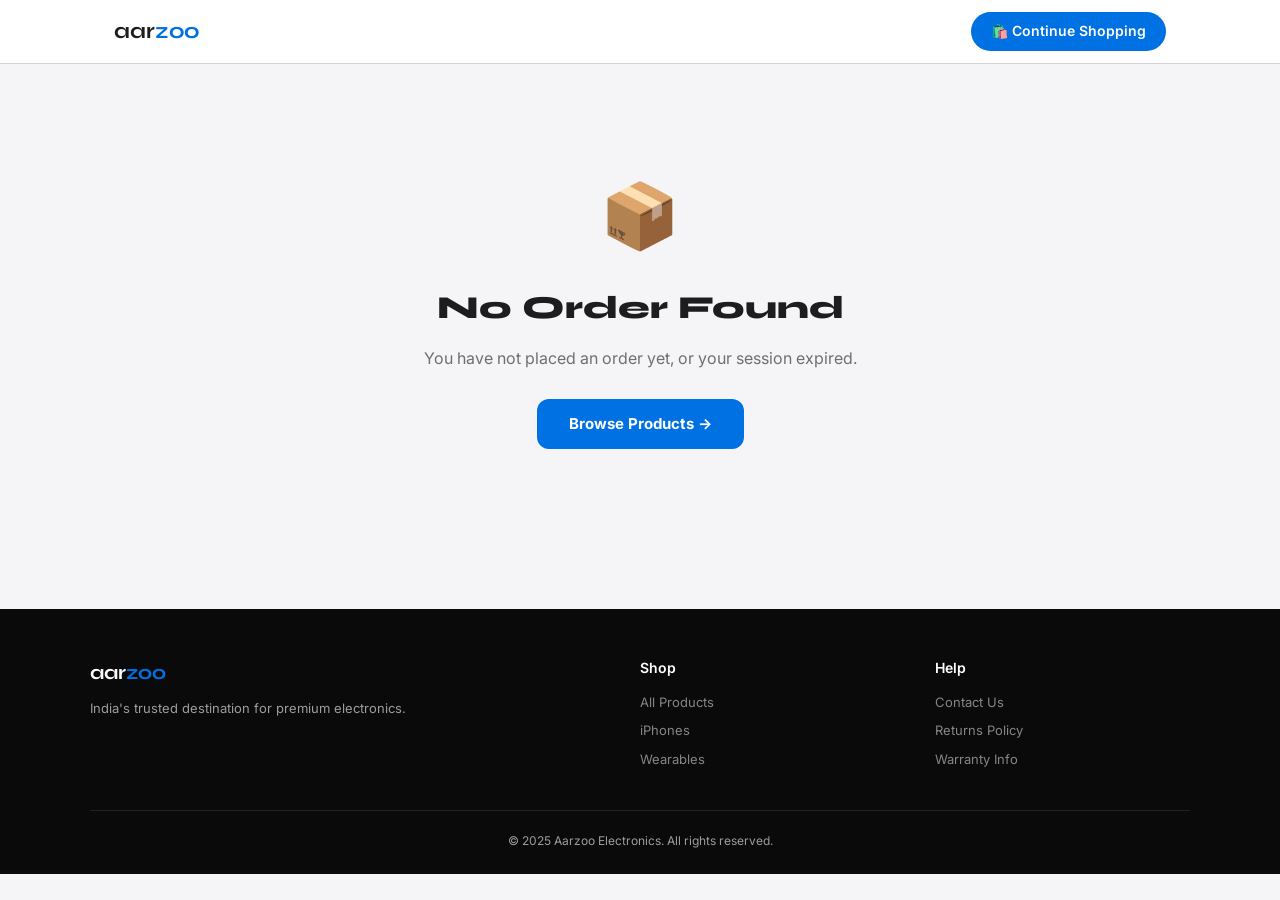
<file: conformation.html>
<!DOCTYPE html>
<html lang="en">
<head>
  <meta charset="UTF-8" />
  <meta name="viewport" content="width=device-width, initial-scale=1.0" />
  <title>Order Confirmed — Aarzoo Electronics</title>
  <link href="https://fonts.googleapis.com/css2?family=Syne:wght@400;600;700;800&family=Inter:wght@300;400;500;600&display=swap" rel="stylesheet"/>
  
  <style>

    *, *::before, *::after { margin: 0; padding: 0; box-sizing: border-box; }

    :root {
      --primary:    #0071e3;
      --primary-dk: #0051a2;
      --bg:         #f5f5f7;
      --bg-white:   #ffffff;
      --text:       #1d1d1f;
      --text-muted: #6e6e73;
      --border:     #d2d2d7;
      --green:      #16a34a;
      --green-lt:   #22c55e;
    }

    body {
      font-family: 'Inter', sans-serif;
      background: var(--bg);
      color: var(--text);
      line-height: 1.6;
    }

    /* ── NAV ── */
    nav {
      background: rgba(255,255,255,0.92);
      backdrop-filter: blur(20px);
      border-bottom: 1px solid var(--border);
      position: sticky; top: 0; z-index: 100;
      height: 64px;
    }
    .nav-inner {
      max-width: 1100px; margin: 0 auto;
      padding: 0 24px; height: 100%;
      display: flex; align-items: center; justify-content: space-between;
    }
    .logo {
      font-family: 'Syne', sans-serif;
      font-size: 22px; font-weight: 700;
      color: var(--text); text-decoration: none;
    }
    .logo span { color: var(--primary); }
    .shop-btn {
      background: var(--primary); color: #fff;
      padding: 8px 20px; border-radius: 999px;
      font-size: 14px; font-weight: 600;
      text-decoration: none;
      transition: background .2s;
    }
    .shop-btn:hover { background: var(--primary-dk); }

    /* ── CONFETTI CANVAS ── */
    #confetti-canvas {
      position: fixed; inset: 0;
      pointer-events: none; z-index: 9999;
    }

    /* ── WRAPPER ── */
    .confirm-wrap {
      max-width: 900px; margin: 0 auto;
      padding: 48px 20px 80px;
    }

    /* ── ANIMATIONS ── */
    @keyframes fadeUp {
      from { opacity: 0; transform: translateY(28px); }
      to   { opacity: 1; transform: translateY(0); }
    }
    @keyframes popIn {
      from { opacity: 0; transform: scale(0.4); }
      to   { opacity: 1; transform: scale(1); }
    }
    @keyframes pulse {
      0%,100% { transform: scale(1);   opacity: .4; }
      50%      { transform: scale(1.2); opacity: .1; }
    }

    /* ── SUCCESS HERO ── */
    .success-hero {
      text-align: center; margin-bottom: 36px;
      animation: fadeUp .55s ease both;
    }
    .check-circle {
      width: 90px; height: 90px; border-radius: 50%;
      background: linear-gradient(135deg, var(--green), var(--green-lt));
      display: flex; align-items: center; justify-content: center;
      font-size: 40px; color: #fff;
      margin: 0 auto 20px;
      box-shadow: 0 12px 40px rgba(34,197,94,.35);
      animation: popIn .5s .15s cubic-bezier(.175,.885,.32,1.275) both;
    }
    .success-hero h1 {
      font-family: 'Syne', sans-serif;
      font-size: clamp(1.8rem, 4vw, 2.5rem);
      font-weight: 800; letter-spacing: -.02em;
      margin-bottom: 10px; color: var(--text);
    }
    .success-hero p { color: var(--text-muted); font-size: 15px; }
    .order-id-badge {
      display: inline-flex; align-items: center; gap: 8px;
      background: #f0fdf4; border: 1px solid #bbf7d0;
      color: #15803d; padding: 8px 20px; border-radius: 100px;
      font-size: 13px; font-weight: 700; margin-top: 14px;
    }

    /* ── DELIVERY BANNER ── */
    .delivery-banner {
      background: linear-gradient(135deg, #0a0a23, #1a237e);
      border-radius: 16px; padding: 20px;
      color: #fff; text-align: center;
      margin-bottom: 28px;
      animation: fadeUp .5s .05s ease both;
    }
    .delivery-banner .label {
      font-size: 11px; opacity: .6; text-transform: uppercase;
      letter-spacing: .1em; margin-bottom: 6px;
    }
    .delivery-banner .dates {
      font-family: 'Syne', sans-serif;
      font-size: 20px; font-weight: 800;
    }
    .delivery-banner .sub { font-size: 12px; opacity: .55; margin-top: 4px; }

    /* ── MAIN GRID ── */
    .confirm-grid {
      display: grid;
      grid-template-columns: 1fr 320px;
      gap: 22px; align-items: start;
    }
    @media (max-width: 750px) {
      .confirm-grid { grid-template-columns: 1fr; }
      .right-col { order: -1; }
    }

    .left-col { display: flex; flex-direction: column; gap: 20px; }
    .right-col { display: flex; flex-direction: column; gap: 18px; }

    /* ── CARDS ── */
    .card {
      background: var(--bg-white);
      border: 1px solid var(--border);
      border-radius: 18px; overflow: hidden;
      animation: fadeUp .5s ease both;
    }
    .card:nth-child(1) { animation-delay: .1s; }
    .card:nth-child(2) { animation-delay: .2s; }
    .card:nth-child(3) { animation-delay: .25s; }
    .card:nth-child(4) { animation-delay: .3s; }

    .card-head {
      padding: 16px 22px;
      border-bottom: 1px solid var(--border);
      display: flex; align-items: center; gap: 10px;
    }
    .card-head-icon {
      width: 34px; height: 34px; border-radius: 10px;
      background: #eff6ff;
      display: flex; align-items: center; justify-content: center;
      font-size: 17px;
    }
    .card-head h3 {
      font-family: 'Syne', sans-serif;
      font-size: 15px; font-weight: 800; color: var(--text);
    }
    .card-body { padding: 20px 22px; }

    /* ── ORDER ITEMS ── */
    .order-item {
      display: flex; gap: 14px; align-items: center;
      padding: 12px 0; border-bottom: 1px solid var(--border);
    }
    .order-item:last-child { border-bottom: none; padding-bottom: 0; }
    .order-item img {
      width: 56px; height: 56px; object-fit: contain;
      background: #f5f5f7; border-radius: 10px; padding: 6px;
      flex-shrink: 0;
    }
    .order-item-info { flex: 1; min-width: 0; }
    .order-item-name  { font-size: 14px; font-weight: 600; color: var(--text); }
    .order-item-qty   { font-size: 12px; color: var(--text-muted); margin-top: 2px; }
    .order-item-price { font-size: 14px; font-weight: 700; color: var(--primary); flex-shrink: 0; }

    /* ── TRACKING ── */
    .track-step {
      display: flex; gap: 14px;
      padding-bottom: 24px;
    }
    .track-step:last-child { padding-bottom: 0; }
    .track-left { display: flex; flex-direction: column; align-items: center; }
    .track-dot {
      width: 36px; height: 36px; border-radius: 50%;
      border: 2px solid var(--border); background: var(--bg);
      display: flex; align-items: center; justify-content: center;
      font-size: 15px; flex-shrink: 0; position: relative; z-index: 1;
    }
    .track-dot.done   { background: var(--green);   border-color: var(--green);   color: #fff; }
    .track-dot.active { background: var(--primary);  border-color: var(--primary); color: #fff;
      box-shadow: 0 0 0 4px rgba(0,113,227,.15); }
    .track-dot.active::after {
      content: ''; position: absolute; inset: -6px; border-radius: 50%;
      border: 2px solid var(--primary); opacity: .4;
      animation: pulse 1.5s ease-in-out infinite;
    }
    .track-line {
      width: 2px; flex: 1; min-height: 18px;
      background: var(--border); margin: 3px auto;
    }
    .track-line.done { background: var(--green); }
    .track-content { padding-top: 4px; flex: 1; }
    .track-content h4 { font-size: 14px; font-weight: 700; color: var(--text); margin-bottom: 2px; }
    .track-content p  { font-size: 12px; color: var(--text-muted); }
    .track-date { font-size: 11px; color: var(--text-muted); font-style: italic; margin-top: 3px; }
    .track-step.done   .track-content h4 { color: #15803d; }
    .track-step.active .track-content h4 { color: var(--primary); }

    /* ── SUMMARY ── */
    .summary-row {
      display: flex; justify-content: space-between;
      font-size: 14px; color: var(--text); margin-bottom: 10px;
    }
    .summary-row.total {
      font-size: 16px; font-weight: 700;
      border-top: 1px solid var(--border);
      padding-top: 10px; margin-top: 4px;
    }
    .pay-chip {
      display: inline-flex; align-items: center; gap: 6px;
      background: #eff6ff; border: 1px solid #bfdbfe;
      color: var(--primary); padding: 7px 14px;
      border-radius: 100px; font-size: 13px; font-weight: 600;
      margin-top: 12px;
    }

    /* ── ADDRESS ── */
    .address-box {
      background: var(--bg); border-radius: 12px;
      padding: 14px; font-size: 13px; line-height: 1.8; color: var(--text);
    }
    .address-box strong { display: block; font-weight: 700; margin-bottom: 2px; }

    /* ── BUTTONS ── */
    .btn-primary {
      display: block; width: 100%;
      background: var(--primary); color: #fff;
      padding: 13px; border-radius: 12px;
      font-size: 14px; font-weight: 700;
      text-decoration: none; text-align: center;
      border: none; cursor: pointer;
      font-family: 'Inter', sans-serif;
      transition: background .2s;
    }
    .btn-primary:hover { background: var(--primary-dk); }

    .btn-outline {
      display: block; width: 100%;
      background: transparent; color: var(--text);
      padding: 13px; border-radius: 12px;
      font-size: 14px; font-weight: 600;
      text-align: center; border: 1px solid var(--border);
      cursor: pointer; font-family: 'Inter', sans-serif;
      transition: border-color .2s, color .2s;
      margin-top: 10px;
    }
    .btn-outline:hover { border-color: var(--primary); color: var(--primary); }

    /* ── TRUST BADGES ── */
    .trust-row {
      display: flex; gap: 8px; justify-content: center;
      flex-wrap: wrap; margin-top: 36px;
      animation: fadeUp .5s .45s ease both;
    }
    .trust-badge {
      background: var(--bg-white); border: 1px solid var(--border);
      border-radius: 100px; padding: 7px 14px;
      font-size: 12px; font-weight: 500; color: var(--text-muted);
    }

    /* ── NO ORDER ── */
    .no-order {
      text-align: center; padding: 100px 24px;
    }
    .no-order h1 {
      font-family: 'Syne', sans-serif;
      font-size: 2rem; font-weight: 800; margin-bottom: 12px;
    }
    .no-order p { color: var(--text-muted); margin-bottom: 28px; }
    .no-order a {
      display: inline-block;
      background: var(--primary); color: #fff;
      padding: 13px 32px; border-radius: 12px;
      font-weight: 700; text-decoration: none;
      font-size: 15px; transition: background .2s;
    }
    .no-order a:hover { background: var(--primary-dk); }

    /* ── FOOTER ── */
    footer {
      background: #0a0a0a; color: rgba(255,255,255,.6);
      padding: 48px 24px 24px; margin-top: 60px;
    }
    .footer-inner {
      max-width: 1100px; margin: 0 auto;
      display: grid; grid-template-columns: 2fr 1fr 1fr; gap: 40px;
      margin-bottom: 32px;
    }
    @media (max-width: 650px) { .footer-inner { grid-template-columns: 1fr; } }
    .footer-logo {
      font-family: 'Syne', sans-serif;
      font-size: 20px; font-weight: 700; color: #fff; margin-bottom: 8px;
    }
    .footer-logo span { color: var(--primary); }
    .footer-desc { font-size: 13px; line-height: 1.7; }
    .footer-col h4 { color: #fff; font-size: 14px; font-weight: 600; margin-bottom: 12px; }
    .footer-col a {
      display: block; font-size: 13px; color: rgba(255,255,255,.5);
      text-decoration: none; margin-bottom: 8px; transition: color .2s;
    }
    .footer-col a:hover { color: #fff; }
    .footer-bottom {
      max-width: 1100px; margin: 0 auto;
      padding-top: 20px; border-top: 1px solid rgba(255,255,255,.1);
      font-size: 12px; text-align: center;
    }

  </style>
</head>
<body>

  <canvas id="confetti-canvas"></canvas>

  <!-- NAV -->
  <nav>
    <div class="nav-inner">
      <a href="index.html" class="logo">aar<span>zoo</span></a>
      <a href="products.html" class="shop-btn">🛍️ Continue Shopping</a>
    </div>
  </nav>

  <!-- PAGE CONTENT — injected by JS -->
  <div id="page-content"></div>

  <!-- FOOTER -->
  <footer>
    <div class="footer-inner">
      <div>
        <div class="footer-logo">aar<span>zoo</span></div>
        <p class="footer-desc">India's trusted destination for premium electronics.</p>
      </div>
      <div class="footer-col">
        <h4>Shop</h4>
        <a href="products.html">All Products</a>
        <a href="products.html?category=smartphones">iPhones</a>
        <a href="products.html?category=wearables">Wearables</a>
      </div>
      <div class="footer-col">
        <h4>Help</h4>
        <a href="#">Contact Us</a>
        <a href="#">Returns Policy</a>
        <a href="#">Warranty Info</a>
      </div>
    </div>
    <div class="footer-bottom">© 2025 Aarzoo Electronics. All rights reserved.</div>
  </footer>

  <script>

    /* ════════════════════════════════════════
       1. READ ORDER FROM LOCALSTORAGE
    ════════════════════════════════════════ */
    var order = null;
    try {
      var raw = localStorage.getItem('aarzoo-last-order');
      if (raw) order = JSON.parse(raw);
    } catch(e) { order = null; }

    var content = document.getElementById('page-content');

    if (!order) {
      /* ── No order saved ── */
      content.innerHTML =
        '<div class="no-order">' +
          '<div style="font-size:64px;margin-bottom:16px">📦</div>' +
          '<h1>No Order Found</h1>' +
          '<p>You have not placed an order yet, or your session expired.</p>' +
          '<a href="products.html">Browse Products →</a>' +
        '</div>';
    } else {
      renderPage(order);
      startConfetti();
    }

    /* ════════════════════════════════════════
       2. RENDER CONFIRMATION PAGE
    ════════════════════════════════════════ */
    function renderPage(o) {

      /* Delivery date range */
      var d1 = new Date(); d1.setDate(d1.getDate() + 5);
      var d2 = new Date(); d2.setDate(d2.getDate() + 7);
      var fmtD = function(d, opts) { return d.toLocaleDateString('en-IN', opts); };
      var deliveryStr =
        fmtD(d1, { weekday:'long', day:'numeric', month:'long' }) +
        ' – ' +
        fmtD(d2, { day:'numeric', month:'long' });

      /* Payment chip label */
      var payMap = { cod:'💵 Cash on Delivery', upi:'📱 UPI / GPay', card:'💳 Debit / Credit Card' };
      var payLabel = payMap[o.paymentMethod] || '💳 Paid';

      /* Items */
      var itemsHTML = '';
      for (var i = 0; i < o.items.length; i++) {
        var it = o.items[i];
        itemsHTML +=
          '<div class="order-item">' +
            '<img src="' + it.image + '" alt="' + it.name + '" onerror="this.src=\'https://via.placeholder.com/56?text=?\'"/>' +
            '<div class="order-item-info">' +
              '<div class="order-item-name">' + it.name + '</div>' +
              '<div class="order-item-qty">Qty: ' + it.qty + '</div>' +
            '</div>' +
            '<div class="order-item-price">&#8377;' + (it.price * it.qty).toLocaleString('en-IN') + '</div>' +
          '</div>';
      }

      /* Tracking steps */
      var orderDate = new Date(o.date);
      var addDays = function(d, n) { var r = new Date(d); r.setDate(r.getDate() + n); return r; };
      var fmtDt = function(d) {
        return d.toLocaleDateString('en-IN', { day:'numeric', month:'short' }) +
               ' ' + d.toLocaleTimeString('en-IN', { hour:'2-digit', minute:'2-digit' });
      };

      var steps = [
        { st:'done',   icon:'✓',  title:'Order Placed',     desc:'Your order has been received and confirmed.',         date: fmtDt(orderDate) },
        { st:'active', icon:'⚙️', title:'Processing',       desc:'We are preparing and packing your order.',            date: fmtDt(addDays(orderDate,1)) },
        { st:'',       icon:'📦', title:'Shipped',           desc:'Your order is on its way with our delivery partner.', date: fmtDt(addDays(orderDate,2)) + ' (est.)' },
        { st:'',       icon:'🚚', title:'Out for Delivery',  desc:'Your order is out for delivery in your area.',        date: fmtDt(addDays(orderDate,5)) + ' (est.)' },
        { st:'',       icon:'🏠', title:'Delivered',         desc:'Package delivered successfully.',                     date: fmtDt(addDays(orderDate,7)) + ' (est.)' },
      ];

      var trackHTML = '';
      for (var j = 0; j < steps.length; j++) {
        var s = steps[j];
        var lineHTML = j < steps.length - 1
          ? '<div class="track-line ' + (s.st === 'done' ? 'done' : '') + '"></div>'
          : '';
        var dotContent = s.st === 'done' ? '✓' : s.icon;
        trackHTML +=
          '<div class="track-step ' + s.st + '">' +
            '<div class="track-left">' +
              '<div class="track-dot ' + s.st + '">' + dotContent + '</div>' +
              lineHTML +
            '</div>' +
            '<div class="track-content">' +
              '<h4>' + s.title + '</h4>' +
              '<p>' + s.desc + '</p>' +
              '<div class="track-date">📅 ' + s.date + '</div>' +
            '</div>' +
          '</div>';
      }

      /* Shipping display */
      var shipDisplay = o.shipping === 0
        ? '<span style="color:#16a34a;font-weight:600">Free</span>'
        : '&#8377;' + o.shipping;

      /* Inject HTML */
      content.innerHTML =
        '<div class="confirm-wrap">' +

          /* Hero */
          '<div class="success-hero">' +
            '<div class="check-circle">✓</div>' +
            '<h1>Order Placed Successfully!</h1>' +
            '<p>Thank you for shopping at Aarzoo Electronics.<br>Your order is confirmed and being processed.</p>' +
            '<div class="order-id-badge">📦 Order ID: <strong>' + o.id + '</strong></div>' +
          '</div>' +

          /* Delivery banner */
          '<div class="delivery-banner">' +
            '<div class="label">⚡ Estimated Delivery</div>' +
            '<div class="dates">' + deliveryStr + '</div>' +
            '<div class="sub">Free delivery across India 🇮🇳</div>' +
          '</div>' +

          /* Grid */
          '<div class="confirm-grid">' +

            /* LEFT */
            '<div class="left-col">' +

              /* Items card */
              '<div class="card">' +
                '<div class="card-head"><div class="card-head-icon">🛍️</div><h3>Your Order</h3></div>' +
                '<div class="card-body">' + itemsHTML + '</div>' +
              '</div>' +

              /* Tracking card */
              '<div class="card">' +
                '<div class="card-head"><div class="card-head-icon">📍</div><h3>Order Tracking</h3></div>' +
                '<div class="card-body">' + trackHTML + '</div>' +
              '</div>' +

            '</div>' +

            /* RIGHT */
            '<div class="right-col">' +

              /* Summary card */
              '<div class="card">' +
                '<div class="card-head"><div class="card-head-icon">🧾</div><h3>Order Summary</h3></div>' +
                '<div class="card-body">' +
                  '<div class="summary-row"><span>Subtotal</span><span>&#8377;' + o.subtotal.toLocaleString('en-IN') + '</span></div>' +
                  '<div class="summary-row"><span>Shipping</span><span>' + shipDisplay + '</span></div>' +
                  '<div class="summary-row total"><span>Total Paid</span><span>&#8377;' + o.total.toLocaleString('en-IN') + '</span></div>' +
                  '<div class="pay-chip">' + payLabel + '</div>' +
                '</div>' +
              '</div>' +

              /* Address card */
              '<div class="card">' +
                '<div class="card-head"><div class="card-head-icon">📍</div><h3>Delivery Address</h3></div>' +
                '<div class="card-body">' +
                  '<div class="address-box">' +
                    '<strong>' + o.customer.name + '</strong>' +
                    o.customer.address +
                    '<br><span style="display:block;margin-top:6px">📞 ' + o.customer.phone + '</span>' +
                  '</div>' +
                '</div>' +
              '</div>' +

              /* Buttons */
              '<a href="products.html" class="btn-primary">🛍️ Continue Shopping</a>' +
              '<button class="btn-outline" onclick="window.print()">🖨️ Print Receipt</button>' +

            '</div>' +
          '</div>' +

          /* Trust badges */
          '<div class="trust-row">' +
            '<div class="trust-badge">🔒 Secure Checkout</div>' +
            '<div class="trust-badge">🚚 Free Delivery</div>' +
            '<div class="trust-badge">✅ Genuine Products</div>' +
            '<div class="trust-badge">🔄 Easy Returns</div>' +
            '<div class="trust-badge">📞 24/7 Support</div>' +
          '</div>' +

        '</div>';
    }

    /* ════════════════════════════════════════
       3. CONFETTI
    ════════════════════════════════════════ */
    function startConfetti() {
      var canvas = document.getElementById('confetti-canvas');
      var ctx    = canvas.getContext('2d');
      canvas.width  = window.innerWidth;
      canvas.height = window.innerHeight;
      window.addEventListener('resize', function() {
        canvas.width  = window.innerWidth;
        canvas.height = window.innerHeight;
      });

      var COLORS = ['#0071e3','#22c55e','#f59e0b','#ef4444','#8b5cf6','#06b6d4','#f97316'];

      function Piece() { this.reset(true); }
      Piece.prototype.reset = function(init) {
        this.x       = Math.random() * canvas.width;
        this.y       = init ? Math.random() * -canvas.height : -20;
        this.w       = 6  + Math.random() * 8;
        this.h       = 4  + Math.random() * 6;
        this.color   = COLORS[Math.floor(Math.random() * COLORS.length)];
        this.vy      = 2  + Math.random() * 3.5;
        this.vx      = (Math.random() - 0.5) * 2;
        this.angle   = Math.random() * Math.PI * 2;
        this.spin    = (Math.random() - 0.5) * 0.18;
        this.opacity = 0.8 + Math.random() * 0.2;
        this.circle  = Math.random() > 0.5;
      };
      Piece.prototype.update = function() {
        this.y += this.vy; this.x += this.vx; this.angle += this.spin;
        if (this.y > canvas.height + 20) this.reset(false);
      };
      Piece.prototype.draw = function() {
        ctx.save();
        ctx.globalAlpha = this.opacity;
        ctx.translate(this.x, this.y);
        ctx.rotate(this.angle);
        ctx.fillStyle = this.color;
        if (this.circle) {
          ctx.beginPath(); ctx.arc(0, 0, this.w / 2, 0, Math.PI * 2); ctx.fill();
        } else {
          ctx.fillRect(-this.w/2, -this.h/2, this.w, this.h);
        }
        ctx.restore();
      };

      var pieces = [];
      for (var k = 0; k < 130; k++) pieces.push(new Piece());

      var frame = 0; var running = true;
      function animate() {
        if (!running) return;
        ctx.clearRect(0, 0, canvas.width, canvas.height);
        pieces.forEach(function(p) { p.update(); p.draw(); });
        frame++;
        if (frame > 220) {
          pieces.forEach(function(p) { p.opacity -= 0.008; });
          if (pieces[0].opacity <= 0) {
            running = false;
            ctx.clearRect(0, 0, canvas.width, canvas.height);
            return;
          }
        }
        requestAnimationFrame(animate);
      }
      animate();
    }

  </script>
</body>
</html>
</file>
